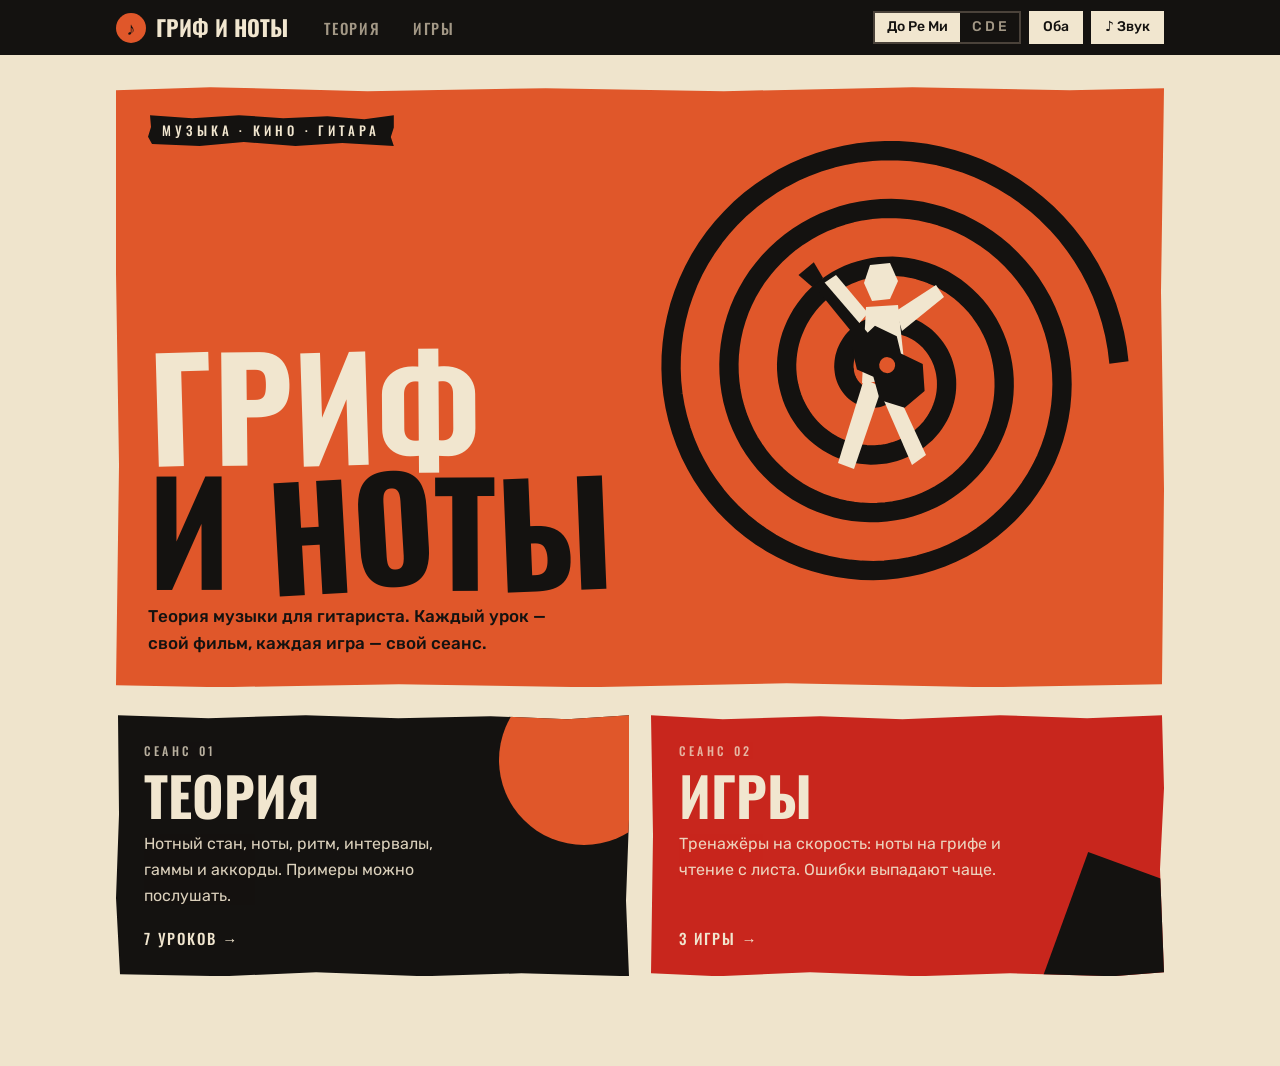
<file: index.html>
<!doctype html>
<html lang="ru">
<head>
  <meta charset="utf-8">
  <meta name="viewport" content="width=device-width, initial-scale=1">
  <title>Гриф и ноты</title>
  <link rel="preconnect" href="https://fonts.googleapis.com">
  <link rel="preconnect" href="https://fonts.gstatic.com" crossorigin>
  <link rel="stylesheet" href="https://fonts.googleapis.com/css2?family=Oswald:wght@500;700&family=Rubik:wght@400;500;700&display=swap">
  <link rel="stylesheet" href="css/style.css?v=202611092042">
</head>
<body data-root="" data-section="home">
  <main class="page">
    <!-- Cover in the spirit of Saul Bass's Vertigo: a guitarist falls into a spinning spiral -->
    <section class="cover" aria-label="Гриф и ноты: теория музыки для гитариста">
      <svg class="cover-spiral" viewBox="-410 -410 820 820" aria-hidden="true">
        <path id="spiral" fill="none" stroke="#141210" stroke-width="22"/>
      </svg>
      <svg class="cover-figure" viewBox="0 0 190 240" aria-hidden="true">
        <!-- body: cut paper, cream -->
        <g fill="#f1e6cf">
          <polygon points="84,10 104,8 112,26 104,44 86,46 78,28"/>
          <polygon points="80,52 112,50 120,124 76,128"/>
          <polygon points="82,58 50,20 38,28 70,72"/>
          <polygon points="110,56 150,30 158,42 116,76"/>
          <polygon points="78,124 52,208 68,214 96,132"/>
          <polygon points="104,122 140,200 126,210 92,132"/>
        </g>
        <!-- guitar: black, across the body -->
        <g transform="rotate(-40 96 104)">
          <polygon points="91,0 101,0 102,78 90,78" fill="#141210"/>
          <polygon points="86,-14 106,-14 103,4 89,4" fill="#141210"/>
          <polygon points="80,76 112,74 122,96 114,112 124,134 108,156 82,156 68,134 78,112 70,96" fill="#141210"/>
          <circle cx="96" cy="112" r="8" fill="#e0572a"/>
        </g>
      </svg>
      <span class="cover-tag">Музыка · Кино · Гитара</span>
      <div class="cover-text">
        <h1 id="coverTitle">Гриф<br><span class="dark">и ноты</span></h1>
        <p class="cover-sub">Теория музыки для гитариста. Каждый урок — свой фильм, каждая игра — свой сеанс.</p>
      </div>
    </section>

    <div class="sessions">
      <a class="session" href="theory/index.html">
        <span class="shape" aria-hidden="true"></span>
        <span class="ticket">Сеанс 01</span>
        <h2>Теория</h2>
        <p>Нотный стан, ноты, ритм, интервалы, гаммы и аккорды. Примеры можно послушать.</p>
        <span class="meta" id="theoryMeta">7 уроков →</span>
      </a>
      <a class="session" href="games/index.html">
        <span class="shape" aria-hidden="true"></span>
        <span class="ticket">Сеанс 02</span>
        <h2>Игры</h2>
        <p>Тренажёры на скорость: ноты на грифе и чтение с листа. Ошибки выпадают чаще.</p>
        <span class="meta">3 игры →</span>
      </a>
    </div>
  </main>

  <script src="js/core.js?v=202611092042"></script>
  <script src="js/posters.js?v=202611092042"></script>
  <script src="js/layout.js?v=202611092042"></script>
  <script>
    // Archimedean spiral for the cover.
    let d = '';
    for (let a = 0; a <= Math.PI * 8; a += 0.06) {
      const r = 8 + a * 10.5;
      d += (d ? 'L' : 'M') + (r * Math.cos(a)).toFixed(1) + ' ' + (r * Math.sin(a)).toFixed(1);
    }
    $('#spiral').setAttribute('d', d);
    cutLetters($('#coverTitle'));

    // Where to continue in the theory course.
    const nextLesson = LESSONS.find(l => !store.visited[l.slug]);
    const done = LESSONS.filter(l => store.visited[l.slug]).length;
    if (done > 0) {
      $('#theoryMeta').textContent = nextLesson
        ? `${done} из ${LESSONS.length} · дальше: ${nextLesson.title} →`
        : `Все ${LESSONS.length} уроков пройдены →`;
    }
  </script>
</body>
</html>
</file>
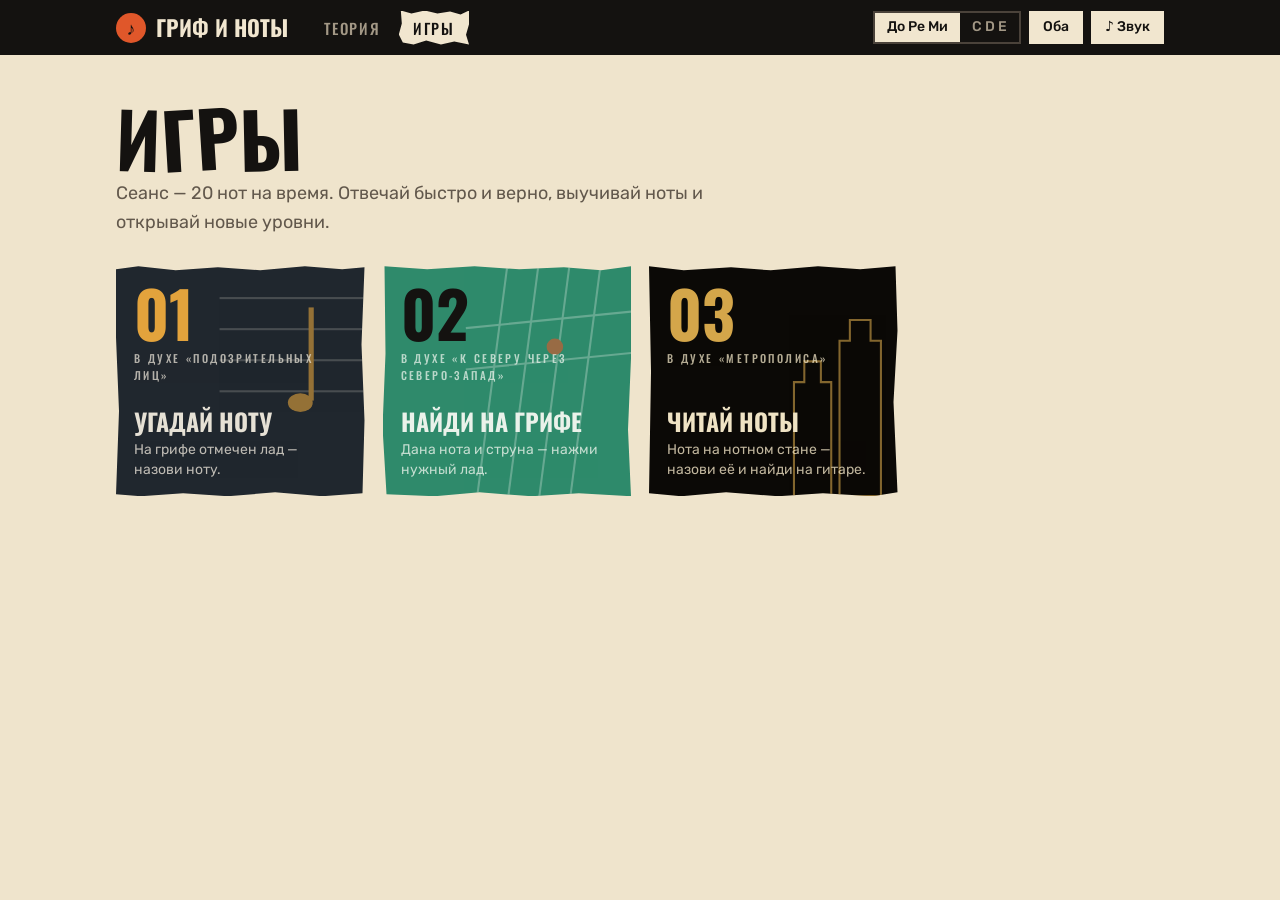
<file: games/index.html>
<!doctype html>
<html lang="ru">
<head>
  <meta charset="utf-8">
  <meta name="viewport" content="width=device-width, initial-scale=1">
  <title>Игры · Гриф и ноты</title>
  <link rel="preconnect" href="https://fonts.googleapis.com">
  <link rel="preconnect" href="https://fonts.gstatic.com" crossorigin>
  <link rel="stylesheet" href="https://fonts.googleapis.com/css2?family=Oswald:wght@500;700&family=Rubik:wght@400;500;700&display=swap">
  <link rel="stylesheet" href="../css/style.css?v=202611092042">
</head>
<body data-root="../" data-section="games">
  <main class="page">
    <h1>Игры</h1>
    <p class="lead">Сеанс — 20 нот на время. Отвечай быстро и верно, выучивай ноты и открывай новые уровни.</p>
    <div class="lineup" id="gameList"></div>
  </main>

  <script src="../js/core.js?v=202611092042"></script>
  <script src="../js/posters.js?v=202611092042"></script>
  <script src="../js/layout.js?v=202611092042"></script>
  <script>
    $('#gameList').innerHTML = GAMES.map((g, i) => `
      <a class="reel ${reelTheme(g.film, i)}" href="${g.slug}.html">
        <span class="art">${POSTERS[g.film].mini()}</span>
        ${store.bestScore && store.bestScore[g.slug] ? `<span class="seen">Рекорд ${store.bestScore[g.slug]}</span>` : ''}
        <span class="num">${String(i + 1).padStart(2, '0')}</span>
        <span class="film">${g.filmName}</span>
        <h3>${g.title}</h3>
        <p>${g.desc}</p>
      </a>`).join('');
  </script>
</body>
</html>
</file>
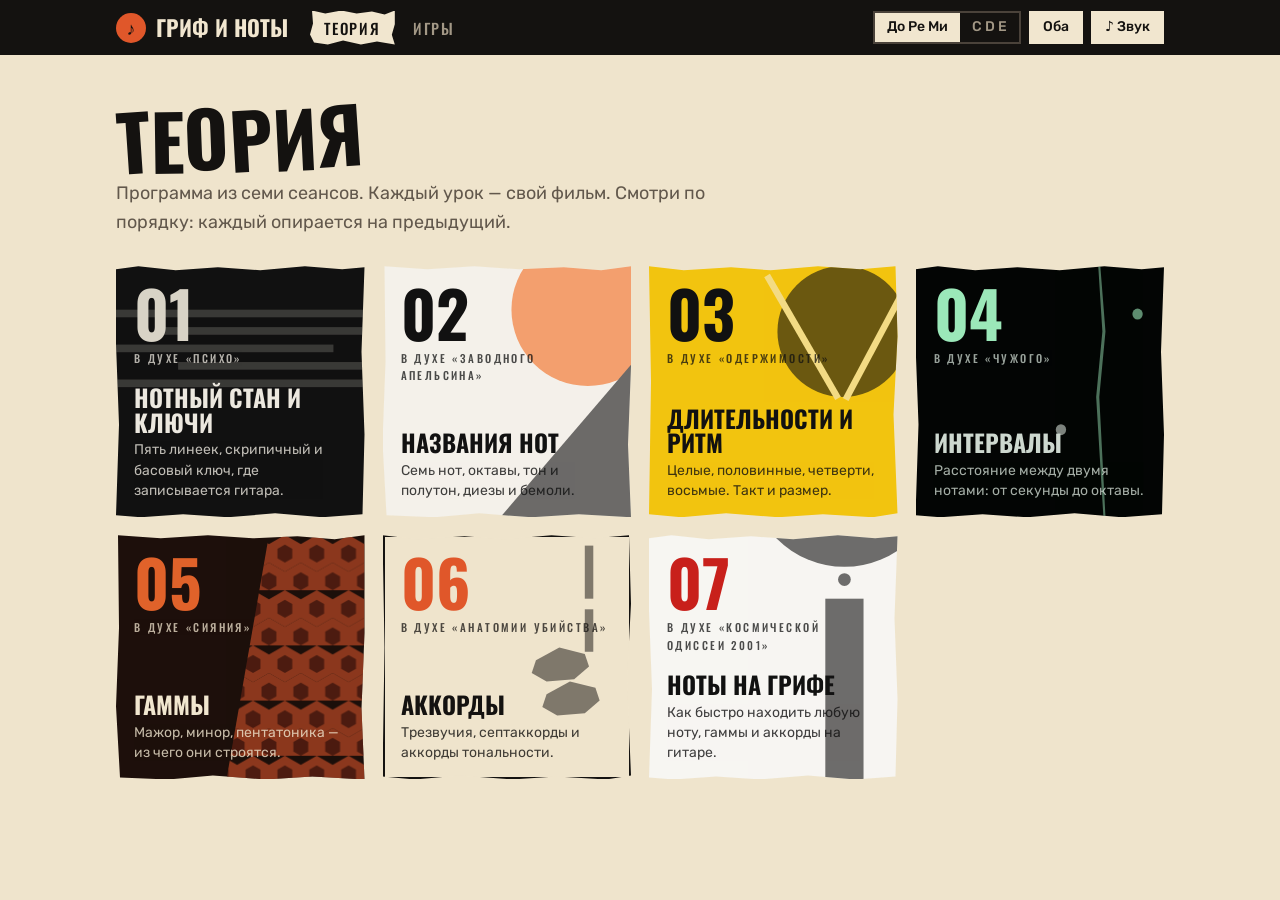
<file: theory/index.html>
<!doctype html>
<html lang="ru">
<head>
  <meta charset="utf-8">
  <meta name="viewport" content="width=device-width, initial-scale=1">
  <title>Теория · Гриф и ноты</title>
  <link rel="preconnect" href="https://fonts.googleapis.com">
  <link rel="preconnect" href="https://fonts.gstatic.com" crossorigin>
  <link rel="stylesheet" href="https://fonts.googleapis.com/css2?family=Oswald:wght@500;700&family=Rubik:wght@400;500;700&display=swap">
  <link rel="stylesheet" href="../css/style.css?v=202611092042">
</head>
<body data-root="../" data-section="theory">
  <main class="page">
    <h1>Теория</h1>
    <p class="lead">Программа из семи сеансов. Каждый урок — свой фильм. Смотри по порядку: каждый опирается на предыдущий.</p>
    <div class="lineup" id="lessonList"></div>
  </main>

  <script src="../js/core.js?v=202611092042"></script>
  <script src="../js/posters.js?v=202611092042"></script>
  <script src="../js/layout.js?v=202611092042"></script>
  <script>
    // Lessons as a film festival lineup: one poster card per lesson.
    $('#lessonList').innerHTML = LESSONS.map((l, i) => `
      <a class="reel ${reelTheme(l.film, i)}" href="${l.slug}.html">
        <span class="art">${POSTERS[l.film || 'bass'].mini()}</span>
        ${store.visited[l.slug] ? '<span class="seen">Просмотрено</span>' : ''}
        <span class="num">${String(i + 1).padStart(2, '0')}</span>
        <span class="film">${l.filmName || 'сеанс Басса'}</span>
        <h3>${l.title}</h3>
        <p>${l.desc}</p>
      </a>`).join('');
  </script>
</body>
</html>
</file>
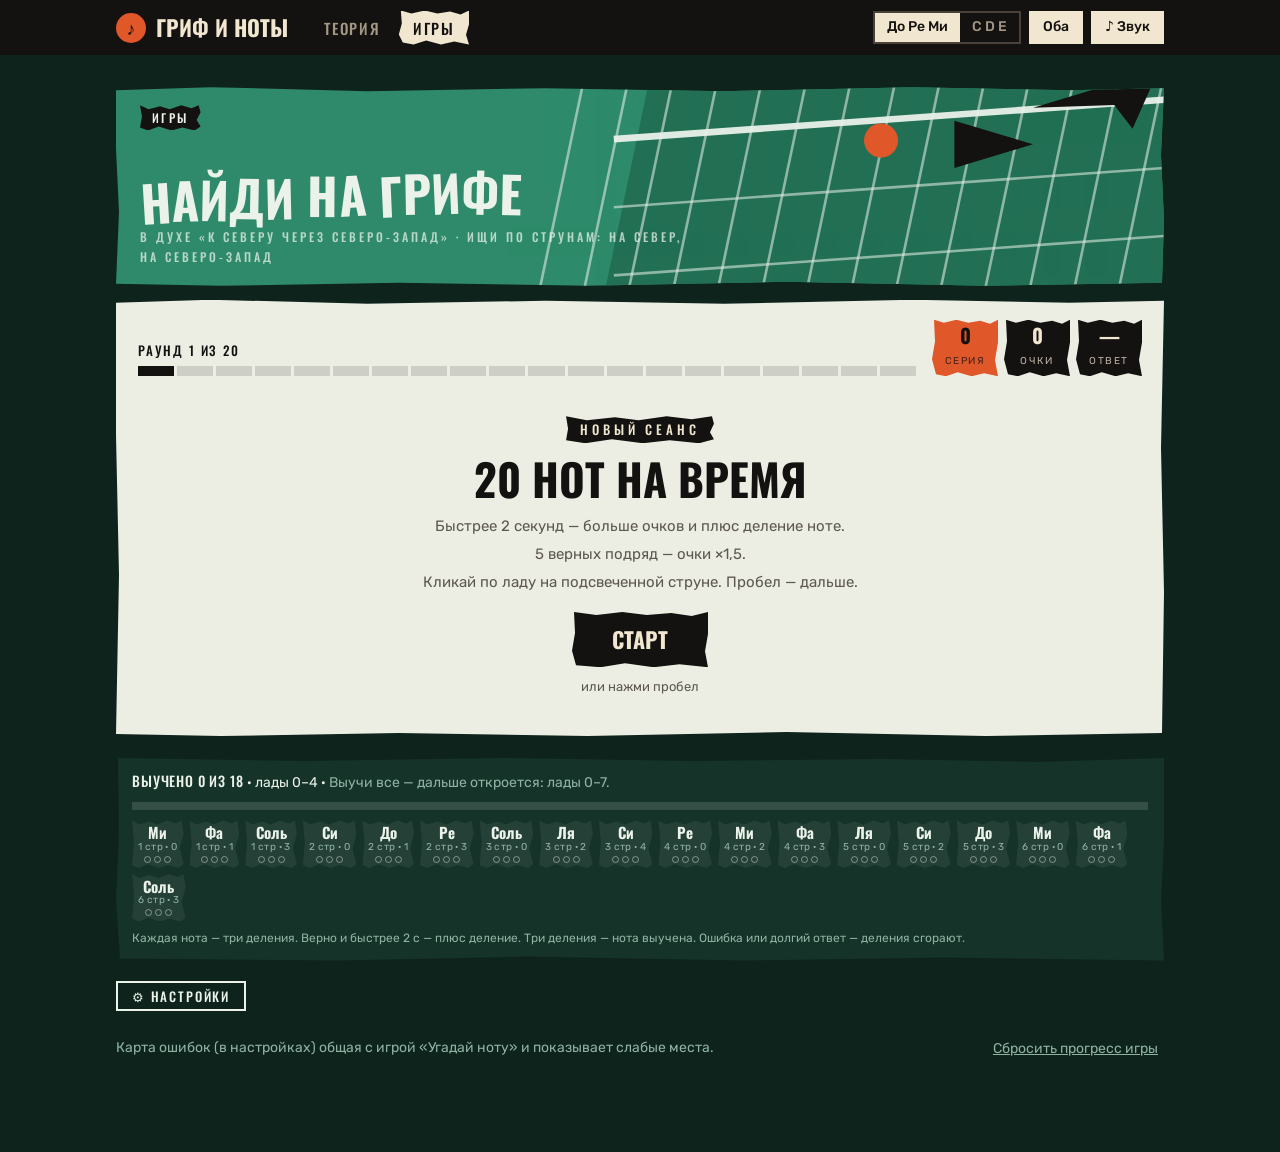
<file: games/find-note.html>
<!doctype html>
<html lang="ru">
<head>
  <meta charset="utf-8">
  <meta name="viewport" content="width=device-width, initial-scale=1">
  <title>Найди на грифе · Гриф и ноты</title>
  <link rel="preconnect" href="https://fonts.googleapis.com">
  <link rel="preconnect" href="https://fonts.gstatic.com" crossorigin>
  <link rel="stylesheet" href="https://fonts.googleapis.com/css2?family=Oswald:wght@500;700&family=Rubik:wght@400;500;700&display=swap">
  <link rel="stylesheet" href="../css/style.css?v=202611092042">
</head>
<body data-root="../" data-section="games" data-game="find-note">
  <main class="page">
    <div class="crumbs"><a href="index.html">Игры</a></div>
    <div class="game-head">
      <h1>Найди на грифе</h1>
      <div class="stats" id="stats"></div>
    </div>

    <section class="stage" id="play">
      <div class="prompt">
        <div><span class="question" id="question"></span><span class="question-sub" id="where"></span></div>
      </div>
      <div class="scroll-x" id="board"></div>
      <div class="feedback" id="feedback" aria-live="polite"></div>
    </section>
    <section class="stage credits" id="results" hidden></section>

    <div class="mastery" id="mastery"></div>
    <details class="settings">
      <summary>⚙ Настройки</summary>
      <div class="settings-body">
        <label class="setting">Лады
          <div class="seg" data-key="maxFret" data-num><button data-val="4">0–4</button><button data-val="7">0–7</button><button data-val="12">0–12</button></div>
        </label>
        <button class="toggle" data-key="natural">Только без диезов</button>
        <button class="toggle" data-key="heat">Карта ошибок</button>
      </div>
    </details>

    <div class="game-foot">
      <span>Карта ошибок (в настройках) общая с игрой «Угадай ноту» и показывает слабые места.</span>
      <button id="reset">Сбросить прогресс игры</button>
    </div>
  </main>

  <script src="../js/core.js?v=202611092042"></script>
  <script src="../js/posters.js?v=202611092042"></script>
  <script src="../js/layout.js?v=202611092042"></script>
  <script src="../js/fretboard.js?v=202611092042"></script>
  <script src="../js/game.js?v=202611092042"></script>
  <script>
    const game = { pos: null, done: false, ok: false, clicked: null, warn: '', rec: null };

    const session = new Session({
      gameId: 'find-note',
      hud: $('#stats'), stage: $('#play'), resultsEl: $('#results'), progressEl: $('#mastery'),
      levels: FRET_LEVELS,
      keysHint: 'Кликай по ладу на подсвеченной струне. Пробел — дальше.',
      onQuestion(focus) {
        game.pos = nextFretPosition(game.pos, focus);
        Object.assign(game, { done: false, ok: false, clicked: null, warn: '', rec: null });
        render();
        session.ask(fretKey(game.pos));
      },
    });

    function render() {
      const g = game.pos;
      $('#question').innerHTML = `Найди <mark>${pcName(g.pc)}</mark>${alt(altPcName(g.pc))}`;
      $('#where').textContent = `на ${g.s + 1}-й струне` + (settings.maxFret < 12 ? `, лады 0–${settings.maxFret}` : '');

      const marks = [];
      if (game.done) {
        for (let f = 0; f <= settings.maxFret; f++) {
          if ((OPEN_STRINGS[g.s] + f) % 12 === g.pc) marks.push({ s: g.s, f, text: pcName(g.pc), kind: 'ok' });
        }
        if (!game.ok) marks.push({ ...game.clicked, text: pcName(game.clicked.pc), kind: 'bad' });
      }
      $('#board').innerHTML = drawFretboard({ marks, maxFret: settings.maxFret, activeString: g.s, heat: settings.heat, clickable: !game.done, crop: true });

      const fb = $('#feedback');
      if (!game.done) fb.innerHTML = `<span class="hint">${game.warn || 'Нажми лад на подсвеченной струне. Чем быстрее — тем больше очков.'}</span>`;
      else if (game.ok) fb.innerHTML = verdictHtml(true, `${pcName(g.pc)}${alt(altPcName(g.pc))} на ${g.s + 1}-й струне — все места отмечены.`, false, game.rec);
      else fb.innerHTML = verdictHtml(false,
        `Там ${pcName(game.clicked.pc)}${alt(altPcName(game.clicked.pc))}. Нужная нота отмечена зелёным.<br><span class="path">${countPath(g.s, g.f)}</span>`, true, game.rec);
    }

    function clickFret(s, f) {
      if (game.done) return;
      const g = game.pos;
      pluck(OPEN_STRINGS[s] + f);
      if (s !== g.s) {
        game.warn = `Это ${stringName(s)}. Нужна ${g.s + 1}-я — она подсвечена.`;
        render();
        return;
      }
      const pc = (OPEN_STRINGS[s] + f) % 12;
      Object.assign(game, { done: true, ok: pc === g.pc, clicked: { s, f, pc } });
      recordResult(store.fret, fretKey(g), game.ok);
      game.rec = session.record({
        key: fretKey(g), name: pcName(g.pc), ok: game.ok, given: `${pcName(pc)}, ${f === 0 ? 'открытая' : f + ' лад'}`,
        label: `${pcName(g.pc)} · ${g.s + 1}-я струна`,
      });
      render();
      if (game.ok) { const token = g; setTimeout(() => { if (game.pos === token) session.next(); }, 900); }
    }

    $('#play').addEventListener('click', e => {
      const cell = e.target.closest('.cell');
      if (cell) clickFret(Number(cell.dataset.s), Number(cell.dataset.f));
      if (e.target.closest('[data-next]')) session.next();
    });
    document.addEventListener('settingschange', e => {
      if (['maxFret', 'natural'].includes(e.detail.key)) session.start();
      else if (!$('#play').hidden) render();
    });
    bindControls($('.settings'));
    bindReset($('#reset'), () => { store.fret = {}; session.resetProgress(); });
    session.start();
  </script>
</body>
</html>
</file>
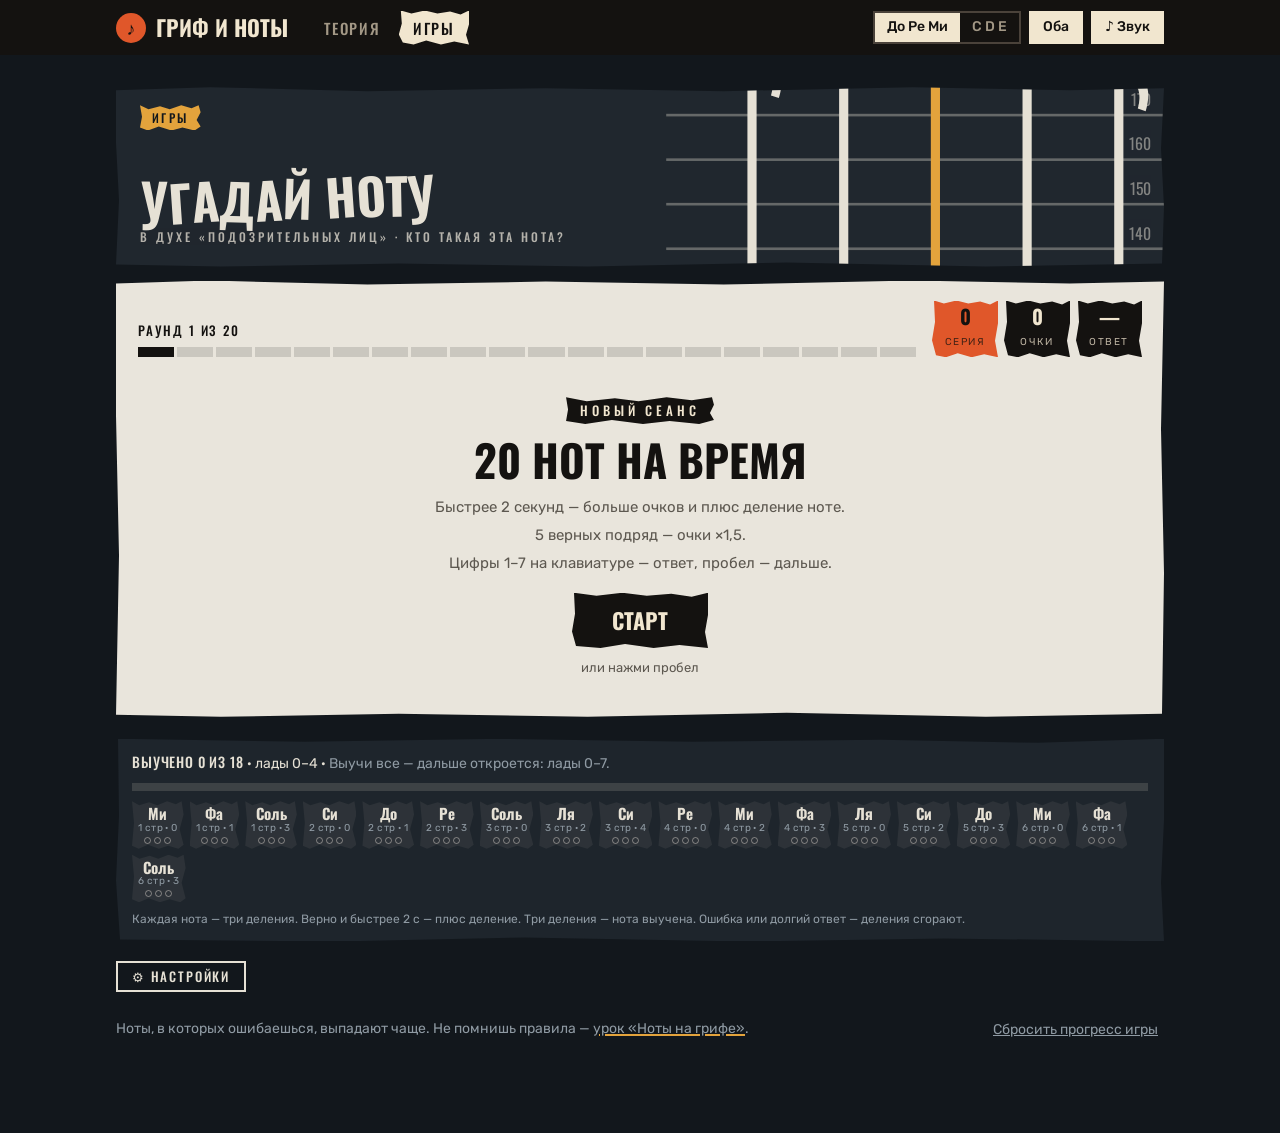
<file: games/guess-note.html>
<!doctype html>
<html lang="ru">
<head>
  <meta charset="utf-8">
  <meta name="viewport" content="width=device-width, initial-scale=1">
  <title>Угадай ноту · Гриф и ноты</title>
  <link rel="preconnect" href="https://fonts.googleapis.com">
  <link rel="preconnect" href="https://fonts.gstatic.com" crossorigin>
  <link rel="stylesheet" href="https://fonts.googleapis.com/css2?family=Oswald:wght@500;700&family=Rubik:wght@400;500;700&display=swap">
  <link rel="stylesheet" href="../css/style.css?v=202611092042">
</head>
<body data-root="../" data-section="games" data-game="guess-note">
  <main class="page">
    <div class="crumbs"><a href="index.html">Игры</a></div>
    <div class="game-head">
      <h1>Угадай ноту</h1>
      <div class="stats" id="stats"></div>
    </div>

    <section class="stage" id="play">
      <div class="prompt">
        <div><span class="question">Какая это нота?</span><span class="question-sub" id="where"></span></div>
        <button class="ghost-btn" id="replay">▶ Звук</button>
      </div>
      <div class="scroll-x" id="board"></div>
      <div class="answers" id="answers"></div>
      <div class="feedback" id="feedback" aria-live="polite"></div>
    </section>
    <section class="stage credits" id="results" hidden></section>

    <div class="mastery" id="mastery"></div>
    <details class="settings">
      <summary>⚙ Настройки</summary>
      <div class="settings-body">
        <label class="setting">Лады
          <div class="seg" data-key="maxFret" data-num><button data-val="4">0–4</button><button data-val="7">0–7</button><button data-val="12">0–12</button></div>
        </label>
        <button class="toggle" data-key="natural">Только без диезов</button>
        <button class="toggle" data-key="heat">Карта ошибок</button>
      </div>
    </details>

    <div class="game-foot">
      <span>Ноты, в которых ошибаешься, выпадают чаще. Не помнишь правила — <a href="../theory/fretboard.html">урок «Ноты на грифе»</a>.</span>
      <button id="reset">Сбросить прогресс игры</button>
    </div>
  </main>

  <script src="../js/core.js?v=202611092042"></script>
  <script src="../js/posters.js?v=202611092042"></script>
  <script src="../js/layout.js?v=202611092042"></script>
  <script src="../js/fretboard.js?v=202611092042"></script>
  <script src="../js/game.js?v=202611092042"></script>
  <script>
    const game = { pos: null, done: false, ok: false, picked: null, rec: null };

    const session = new Session({
      gameId: 'guess-note',
      hud: $('#stats'), stage: $('#play'), resultsEl: $('#results'), progressEl: $('#mastery'),
      levels: FRET_LEVELS,
      onQuestion(focus) {
        game.pos = nextFretPosition(game.pos, focus);
        Object.assign(game, { done: false, ok: false, picked: null, rec: null });
        render();
        pluck(OPEN_STRINGS[game.pos.s] + game.pos.f);
        session.ask(fretKey(game.pos));
      },
    });

    function render() {
      const g = game.pos;
      $('#where').textContent = `${stringName(g.s)}, ${fretName(g.f)}`;
      const mark = game.done
        ? { s: g.s, f: g.f, text: pcName(g.pc), kind: game.ok ? 'ok' : 'bad' }
        : { s: g.s, f: g.f, text: '?', kind: 'target' };
      $('#board').innerHTML = drawFretboard({ marks: [mark], maxFret: settings.maxFret, heat: settings.heat, crop: true });

      const pcs = settings.natural ? NATURAL_PCS : [...Array(12).keys()];
      const options = pcs.map(pc => ({ value: pc, label: pcName(pc), alt: altPcName(pc), sharp: !NATURAL_PCS.includes(pc) }));
      $('#answers').innerHTML = answerButtons(options, game.done ? { correct: g.pc, picked: game.picked } : null);

      const fb = $('#feedback');
      if (!game.done) fb.innerHTML = '<span class="hint">Выбери ноту ниже. Чем быстрее — тем больше очков.</span>';
      else if (game.ok) fb.innerHTML = verdictHtml(true, `${stringName(g.s)}, ${fretName(g.f)} — ${pcName(g.pc)}${alt(altPcName(g.pc))}.`, false, game.rec);
      else fb.innerHTML = verdictHtml(false,
        `Это <b>${pcName(g.pc)}</b>${alt(altPcName(g.pc))}, а не ${pcName(game.picked)}.<br><span class="path">${countPath(g.s, g.f)}</span>`, true, game.rec);
    }

    function answer(pc) {
      if (game.done) return;
      const g = game.pos;
      Object.assign(game, { done: true, picked: pc, ok: pc === g.pc });
      recordResult(store.fret, fretKey(g), game.ok);
      game.rec = session.record({
        key: fretKey(g), name: pcName(g.pc), ok: game.ok, given: pcName(pc),
        label: `${pcName(g.pc)} · ${g.s + 1}-я стр., ${g.f === 0 ? 'открытая' : g.f + ' лад'}`,
      });
      pluck(OPEN_STRINGS[g.s] + g.f);
      render();
      if (game.ok) { const token = g; setTimeout(() => { if (game.pos === token) session.next(); }, 800); }
    }

    $('#play').addEventListener('click', e => {
      const btn = e.target.closest('[data-answer]');
      if (btn) answer(Number(btn.dataset.answer));
      if (e.target.closest('[data-next]')) session.next();
    });
    $('#replay').addEventListener('click', () => pluck(OPEN_STRINGS[game.pos.s] + game.pos.f));
    document.addEventListener('settingschange', e => {
      if (['maxFret', 'natural'].includes(e.detail.key)) session.start();
      else if (!$('#play').hidden) render();
    });
    bindControls($('.settings'));
    bindReset($('#reset'), () => { store.fret = {}; session.resetProgress(); });
    session.start();
  </script>
</body>
</html>
</file>
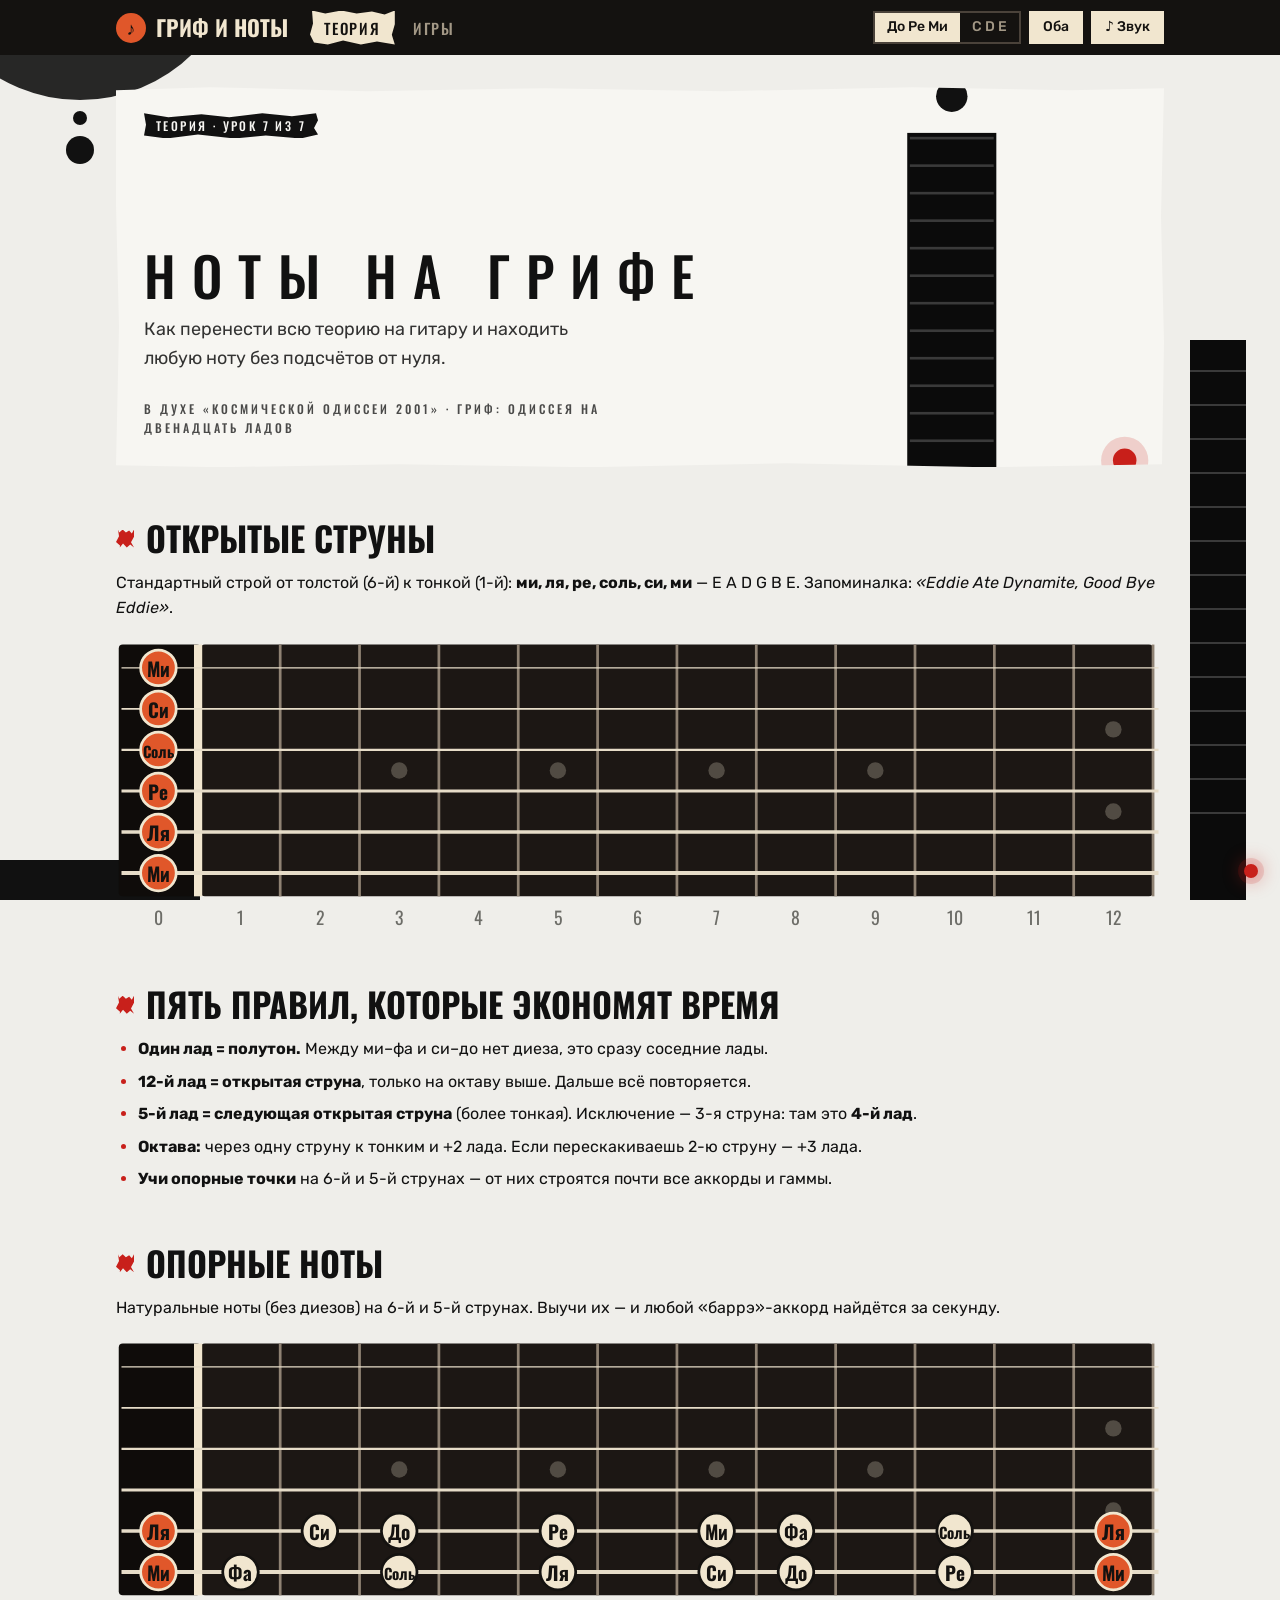
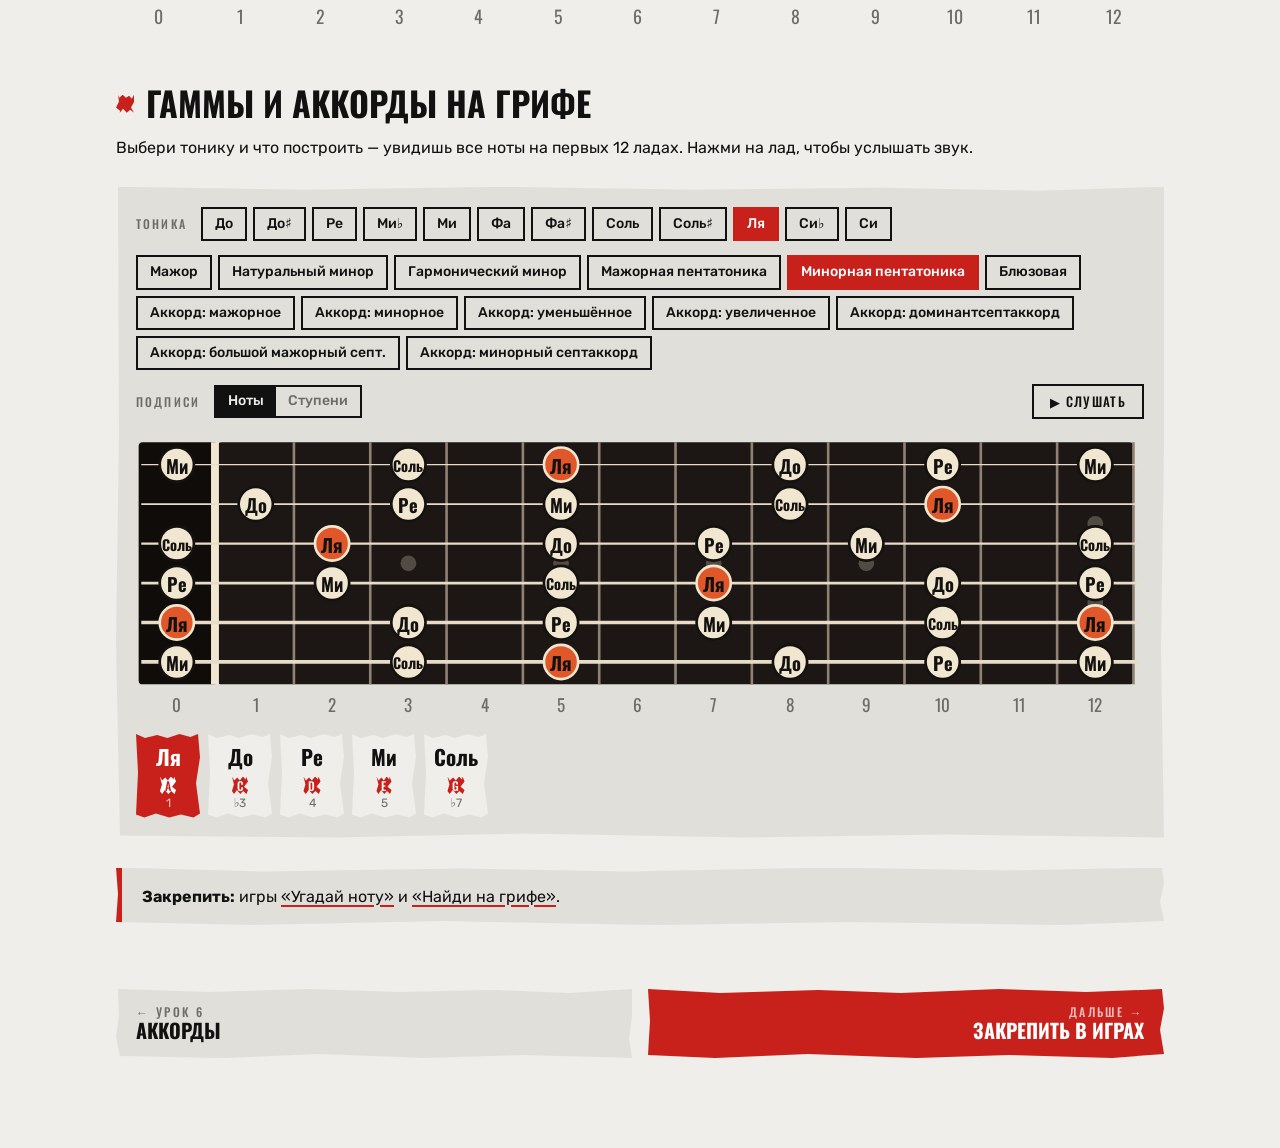
<file: theory/fretboard.html>
<!doctype html>
<html lang="ru">
<head>
  <meta charset="utf-8">
  <meta name="viewport" content="width=device-width, initial-scale=1">
  <title>Ноты на грифе · Гриф и ноты</title>
  <link rel="preconnect" href="https://fonts.googleapis.com">
  <link rel="preconnect" href="https://fonts.gstatic.com" crossorigin>
  <link rel="stylesheet" href="https://fonts.googleapis.com/css2?family=Oswald:wght@500;700&family=Rubik:wght@400;500;700&display=swap">
  <link rel="stylesheet" href="../css/style.css?v=202611092042">
</head>
<body data-root="../" data-section="theory" data-lesson="fretboard">
  <main class="page lesson">
    <div class="crumbs"></div>
    <h1>Ноты на грифе</h1>
    <p class="lead">Как перенести всю теорию на гитару и находить любую ноту без подсчётов от нуля.</p>

    <h2>Открытые струны</h2>
    <p>Стандартный строй от толстой (6-й) к тонкой (1-й): <b>ми, ля, ре, соль, си, ми</b> — E A D G B E.
      Запоминалка: <i>«Eddie Ate Dynamite, Good Bye Eddie»</i>.</p>
    <div class="scroll-x" id="openBoard"></div>

    <h2>Пять правил, которые экономят время</h2>
    <ul>
      <li><b>Один лад = полутон.</b> Между ми–фа и си–до нет диеза, это сразу соседние лады.</li>
      <li><b>12-й лад = открытая струна</b>, только на октаву выше. Дальше всё повторяется.</li>
      <li><b>5-й лад = следующая открытая струна</b> (более тонкая). Исключение — 3-я струна: там это <b>4-й лад</b>.</li>
      <li><b>Октава:</b> через одну струну к тонким и +2 лада. Если перескакиваешь 2-ю струну — +3 лада.</li>
      <li><b>Учи опорные точки</b> на 6-й и 5-й струнах — от них строятся почти все аккорды и гаммы.</li>
    </ul>

    <h2>Опорные ноты</h2>
    <p>Натуральные ноты (без диезов) на 6-й и 5-й струнах. Выучи их — и любой «баррэ»-аккорд найдётся за секунду.</p>
    <div class="scroll-x" id="anchorBoard"></div>

    <h2>Гаммы и аккорды на грифе</h2>
    <p>Выбери тонику и что построить — увидишь все ноты на первых 12 ладах. Нажми на лад, чтобы услышать звук.</p>
    <div class="tool">
      <div class="tool-row"><span class="tool-label">тоника</span><div class="tool-row" id="roots"></div></div>
      <div class="tool-row" id="shapes"></div>
      <div class="tool-row">
        <span class="tool-label">подписи</span>
        <div class="seg" data-key="label"><button data-val="name">Ноты</button><button data-val="deg">Ступени</button></div>
        <button class="ghost-btn" id="shapePlay" style="margin-left:auto">▶ Слушать</button>
      </div>
      <div class="scroll-x" id="shapeBoard"></div>
      <div class="chips" id="shapeNotes"></div>
    </div>
    <div class="callout"><p><b>Закрепить:</b> игры <a href="../games/guess-note.html">«Угадай ноту»</a> и <a href="../games/find-note.html">«Найди на грифе»</a>.</p></div>
  </main>

  <script src="../js/core.js?v=202611092042"></script>
  <script src="../js/posters.js?v=202611092042"></script>
  <script src="../js/layout.js?v=202611092042"></script>
  <script src="../js/fretboard.js?v=202611092042"></script>
  <script src="../js/tools.js?v=202611092042"></script>
  <script>
    const SHAPES = [...SCALES, ...CHORDS.map(c => ({ ...c, name: 'Аккорд: ' + c.name.toLowerCase() }))];
    const state = { root: 9, shape: 4 }; // A minor pentatonic — the classic first guitar scale

    function renderStatic() {
      $('#openBoard').innerHTML = drawFretboard({
        clickable: true,
        marks: OPEN_STRINGS.map((m, s) => ({ s, f: 0, text: pcName(m), kind: 'root' })),
      });
      const anchors = [];
      [5, 4].forEach(s => {
        for (let f = 0; f <= 12; f++) {
          const pc = (OPEN_STRINGS[s] + f) % 12;
          if (NATURAL_PCS.includes(pc)) anchors.push({ s, f, text: pcName(pc), kind: f === 0 || f === 12 ? 'root' : 'note' });
        }
      });
      $('#anchorBoard').innerHTML = drawFretboard({ clickable: true, marks: anchors });
    }

    function render() {
      const sh = SHAPES[state.shape];
      renderPills($('#roots'), rootOptions(sh.minor), state.root, v => { state.root = Number(v); render(); });
      renderPills($('#shapes'), SHAPES.map((s, i) => ({ value: i, label: s.name })), state.shape, v => { state.shape = Number(v); render(); });

      const notes = buildNotes(state.root, sh.steps, { minor: sh.minor });
      // semitone offset from the root -> {name, degree}
      const bySemis = {};
      sh.steps.forEach((st, i) => { bySemis[st[0] % 12] = { name: noteName(notes[i]), deg: degreeLabel(st) }; });

      const marks = [];
      for (let s = 0; s < 6; s++) {
        for (let f = 0; f <= 12; f++) {
          const semis = mod(OPEN_STRINGS[s] + f - state.root, 12);
          const info = bySemis[semis];
          if (info) marks.push({ s, f, text: settings.label === 'deg' ? info.deg : info.name, kind: semis === 0 ? 'root' : 'note' });
        }
      }
      $('#shapeBoard').innerHTML = drawFretboard({ marks, clickable: true });
      const uniq = sh.steps.filter(st => st[1] !== 8);
      $('#shapeNotes').innerHTML = uniq.map((st, i) =>
        noteChip(notes[i], degreeLabel(st), i === 0)).join('');
    }

    $('#shapePlay').addEventListener('click', () => {
      const sh = SHAPES[state.shape];
      const midis = buildNotes(state.root, sh.steps, { minor: sh.minor, octave: 3 }).map(n => n.midi);
      if (sh.symbol !== undefined) { playMelody(midis, 0.3); playChord(midis, midis.length * 0.3 + 0.2); }
      else playMelody(midis, 0.3);
    });

    $$('.scroll-x').forEach(enableFretSounds);
    bindControls($('.tool'));
    document.addEventListener('settingschange', () => { renderStatic(); render(); });
    renderStatic();
    render();
  </script>
</body>
</html>
</file>
<file: css/style.css>
/* ==========================================================
   Гриф и ноты — "music in film" in the language of Saul Bass.
   Flat cut paper, 2–3 colours, hand-cut lettering.

   Every page shares the layout and components. A film page only
   overrides the colour variables below via <html data-film>
   and gets its own poster at the top (see js/posters.js).
   ========================================================== */

:root {
  --bg: #efe4cc;          /* page */
  --text: #141210;
  --muted: #62584c;
  --panel: #e3d4b4;       /* tools, tables */
  --line: #141210;
  --accent: #e0572a;      /* Bass orange */
  --on-accent: #141210;
  --red: #c8261d;
  --cream: #f1e6cf;
  --ink: #141210;
  --paper: #fbf5e8;       /* sheet music, never changes */
  --ok: #1f6f5c;
  --bad: #c8261d;

  --f-disp: 'Oswald', 'Arial Narrow', Impact, sans-serif;
  --f-body: 'Rubik', system-ui, -apple-system, sans-serif;

  /* hand-cut edges: px offsets keep the jag size the same on any element */
  --cut1: polygon(0 3px, 9% 0, 24% 4px, 41% 1px, 58% 4px, 76% 0, 91% 3px, 100% 1px, calc(100% - 3px) 34%, 100% 67%, calc(100% - 2px) calc(100% - 3px), 83% 100%, 64% calc(100% - 4px), 45% 100%, 27% calc(100% - 3px), 10% 100%, 0 calc(100% - 2px), 3px 63%, 0 31%);
  --cut2: polygon(2px 0, 18% 3px, 37% 0, 55% 3px, 73% 1px, 88% 4px, 100% 0, 100% 40%, calc(100% - 3px) 71%, 100% 100%, 79% calc(100% - 3px), 60% 100%, 39% calc(100% - 4px), 21% 100%, 4px calc(100% - 2px), 0 70%, 3px 38%);
  --cut3: polygon(0 0, 14% 4px, 33% 1px, 49% 4px, 68% 0, 85% 3px, calc(100% - 2px) 0, 100% 28%, calc(100% - 4px) 59%, 100% calc(100% - 4px), 90% 100%, 70% calc(100% - 3px), 52% 100%, 31% calc(100% - 4px), 13% 100%, 0 calc(100% - 3px), 2px 46%);
  color-scheme: light;
}

/* ---------- film themes (only colours change) ---------- */
[data-film="psycho"] {
  --bg: #161616; --text: #ece8df; --muted: #9b968d; --panel: #222;
  --line: #ece8df; --accent: #d8d3c6; --on-accent: #111;
  color-scheme: dark;
}
[data-film="alien"] {
  --bg: #070908; --text: #cdd8cf; --muted: #6f7f75; --panel: #0f1513;
  --line: #2f3c36; --accent: #9be8b9; --on-accent: #06110b;
  color-scheme: dark;
}
[data-film="clockwork"] {
  --bg: #f4f1ea; --text: #111; --muted: #6b6660; --panel: #e6e1d5;
  --line: #111; --accent: #f26a1b; --on-accent: #111;
}
[data-film="whiplash"] {
  --bg: #0d0c08; --text: #f2ead2; --muted: #a59c80; --panel: #1b1910;
  --line: #f2c40f; --accent: #f2c40f; --on-accent: #111;
  color-scheme: dark;
}
[data-film="shining"] {
  --bg: #1d0f0b; --text: #f1e6cf; --muted: #b39883; --panel: #2c1712;
  --line: #8a3a22; --accent: #e0622a; --on-accent: #1d0f0b;
  color-scheme: dark;
}
[data-film="anatomy"] { /* base Bass colours */ }
[data-film="odyssey"] {
  --bg: #efeeea; --text: #111; --muted: #6d6d68; --panel: #e0dfd9;
  --line: #111; --accent: #c8201b; --on-accent: #fff;
}
[data-film="suspects"] {
  --bg: #12171c; --text: #e6e1d5; --muted: #8f9aa3; --panel: #1e252c;
  --line: #e6e1d5; --accent: #e3a33c; --on-accent: #12171c;
  color-scheme: dark;
}
[data-film="nxnw"] {
  --bg: #0e231c; --text: #eaf2ea; --muted: #8fb3a3; --panel: #163329;
  --line: #eaf2ea; --accent: #e8e2cf; --on-accent: #0e231c;
  color-scheme: dark;
}
[data-film="metropolis"] {
  --bg: #0b0906; --text: #efe3c4; --muted: #a8946a; --panel: #19140c;
  --line: #d4a64a; --accent: #d4a64a; --on-accent: #0b0906;
  color-scheme: dark;
}

* { box-sizing: border-box; }
/* the page colour lives on <html>, so the fixed film backdrop (z-index: -1) shows through <body> */
html { background: var(--bg); }
body {
  margin: 0;
  min-height: 100vh;
  color: var(--text);
  font-family: var(--f-body);
  font-size: 16px;
  line-height: 1.6;
  overflow-x: hidden;
}
a { color: inherit; }
button { font: inherit; color: inherit; cursor: pointer; border: 0; background: none; }
button:focus-visible, a:focus-visible, summary:focus-visible { outline: 3px solid var(--accent); outline-offset: 3px; }

h1, h2, h3 { font-family: var(--f-disp); font-weight: 700; line-height: 1.02; margin: 0; text-transform: uppercase; }
h1 { font-size: clamp(42px, 8vw, 76px); }
h2 { font-size: clamp(26px, 4.5vw, 34px); }
h3 { font-size: 20px; }
p { margin: 0 0 14px; }
.muted { color: var(--muted); }

/* hand-cut letters, made by cutLetters() in layout.js */
.cutword { display: inline-block; white-space: nowrap; }
.cutletter { display: inline-block; }

/* ---------- top bar ---------- */
.topbar {
  --text: var(--cream); --muted: #a39886; --line: #4a423a;
  position: sticky;
  top: 0;
  z-index: 20;
  background: var(--ink);
  color: var(--text);
}
.topbar-inner { max-width: 1080px; margin: 0 auto; padding: 10px 16px; display: flex; align-items: center; gap: 22px; flex-wrap: wrap; }
.brand { display: flex; align-items: center; gap: 10px; text-decoration: none; font-family: var(--f-disp); font-weight: 700; font-size: 22px; text-transform: uppercase; }
.brand-mark { display: inline-grid; place-items: center; width: 30px; height: 30px; border-radius: 50%; background: #e0572a; color: var(--ink); font-size: 18px; }
.mainnav { display: flex; gap: 4px; }
.mainnav a { text-decoration: none; font-family: var(--f-disp); font-weight: 500; text-transform: uppercase; letter-spacing: 0.12em; font-size: 15px; padding: 5px 14px; color: var(--muted); }
.mainnav a:hover { color: var(--text); }
.mainnav a[aria-current="true"] { background: var(--cream); color: var(--ink); clip-path: var(--cut2); }
.topbar-tools { margin-left: auto; display: flex; gap: 8px; align-items: center; }

/* ---------- segmented controls & toggles ---------- */
.seg { display: inline-flex; border: 2px solid var(--line); }
.seg button { padding: 3px 12px; font-size: 14px; font-weight: 500; color: var(--muted); }
.seg button[aria-pressed="true"] { background: var(--text); color: var(--bg); }
.topbar .seg button[aria-pressed="true"] { background: var(--cream); color: var(--ink); }
.toggle { padding: 3px 12px; font-size: 14px; font-weight: 500; color: var(--muted); border: 2px solid var(--line); }
.toggle[aria-pressed="true"] { border-color: var(--accent); background: var(--accent); color: var(--on-accent); }
.topbar .toggle[aria-pressed="true"] { border-color: var(--cream); background: var(--cream); color: var(--ink); }

/* ---------- page shells ---------- */
.page { max-width: 1080px; margin: 0 auto; padding: 32px 16px 90px; }
.page.narrow { max-width: 820px; }
.crumbs {
  display: inline-block;
  margin-bottom: 14px;
  padding: 3px 12px;
  background: var(--ink);
  color: var(--cream);
  font-family: var(--f-disp);
  font-weight: 500;
  text-transform: uppercase;
  letter-spacing: 0.2em;
  font-size: 12px;
  clip-path: var(--cut3);
}
.crumbs a { color: inherit; text-decoration: none; }
.crumbs a:hover { text-decoration: underline; }
.lead { font-size: 18px; color: var(--muted); max-width: 58ch; margin-top: 14px; }
.page > h1 { transform: rotate(-1.5deg); }

/* ---------- home: Vertigo-style cover ---------- */
.cover {
  position: relative;
  height: min(78vh, 600px);
  min-height: 440px;
  background: var(--accent);
  overflow: hidden;
  clip-path: var(--cut1);
}
.cover-spiral { position: absolute; left: 73%; top: 48%; width: 720px; height: 720px; margin: -360px 0 0 -360px; animation: spin 22s linear infinite; }
.cover-figure { position: absolute; left: 73%; top: 48%; width: 190px; height: 240px; margin: -120px 0 0 -95px; animation: fall 7s ease-in-out infinite; transform-origin: 50% 45%; }
@keyframes spin { to { transform: rotate(360deg); } }
@keyframes fall {
  0%   { transform: translate(-150px, -190px) rotate(-25deg) scale(1.1); }
  55%  { transform: translate(20px, 20px) rotate(150deg) scale(0.42); }
  100% { transform: translate(-150px, -190px) rotate(335deg) scale(1.1); }
}
@keyframes fallSmall {
  0%   { transform: translate(-70px, -80px) rotate(-25deg) scale(0.9); }
  55%  { transform: translate(10px, 10px) rotate(150deg) scale(0.4); }
  100% { transform: translate(-70px, -80px) rotate(335deg) scale(0.9); }
}
.cover-text { position: absolute; left: 32px; bottom: 30px; max-width: min(560px, calc(100% - 64px)); z-index: 2; }
.cover-tag {
  position: absolute; left: 32px; top: 28px; z-index: 2;
  background: var(--ink); color: var(--cream);
  font-family: var(--f-disp); font-weight: 500; letter-spacing: 0.3em; text-transform: uppercase; font-size: 13px;
  padding: 5px 14px; clip-path: var(--cut2);
}
.cover h1 { font-size: clamp(64px, 13vw, 140px); line-height: 0.88; color: var(--cream); }
.cover h1 .dark { color: var(--ink); }
.cover-sub { margin: 14px 0 0; max-width: 40ch; font-size: 17px; color: var(--ink); font-weight: 500; }

.sessions { display: grid; grid-template-columns: repeat(auto-fit, minmax(min(100%, 320px), 1fr)); gap: 22px; margin-top: 28px; }
.session {
  position: relative;
  display: flex;
  flex-direction: column;
  gap: 8px;
  min-height: 250px;
  padding: 26px 28px;
  text-decoration: none;
  overflow: hidden;
  transition: transform 0.18s;
}
.session:nth-child(1) { background: var(--ink); color: var(--cream); clip-path: var(--cut2); }
.session:nth-child(2) { background: var(--red); color: var(--cream); clip-path: var(--cut3); }
.session:hover { transform: translateY(-4px) rotate(-0.6deg); }
.session .ticket { font-family: var(--f-disp); font-weight: 500; letter-spacing: 0.3em; text-transform: uppercase; font-size: 12px; opacity: 0.75; position: relative; z-index: 1; }
.session h2 { font-size: 54px; position: relative; z-index: 1; }
.session p { margin: 0; max-width: 34ch; position: relative; z-index: 1; opacity: 0.9; }
.session .meta { margin-top: auto; padding-top: 10px; font-family: var(--f-disp); font-weight: 500; letter-spacing: 0.12em; text-transform: uppercase; font-size: 15px; position: relative; z-index: 1; }
.session .shape { position: absolute; right: -40px; top: -40px; width: 170px; height: 170px; border-radius: 50%; background: var(--accent); }
.session:nth-child(2) .shape { border-radius: 0; background: var(--ink); transform: rotate(20deg); right: -60px; top: auto; bottom: -70px; }

/* ---------- lineup (lesson / game lists) ---------- */
.lineup { display: grid; grid-template-columns: repeat(auto-fill, minmax(min(100%, 240px), 1fr)); gap: 18px; margin-top: 30px; }
.reel {
  position: relative;
  display: flex;
  flex-direction: column;
  min-height: 230px;
  padding: 18px 18px 16px;
  text-decoration: none;
  overflow: hidden;
  background: var(--r-bg, var(--ink));
  color: var(--r-text, var(--cream));
  clip-path: var(--cut1);
  transition: transform 0.15s;
}
.reel:nth-child(3n+2) { clip-path: var(--cut2); }
.reel:nth-child(3n) { clip-path: var(--cut3); }
.reel:hover { transform: translateY(-4px) rotate(-0.8deg); }
.reel .num { font-family: var(--f-disp); font-weight: 700; font-size: 64px; line-height: 0.9; color: var(--r-accent, var(--accent)); position: relative; z-index: 1; }
.reel .film { font-family: var(--f-disp); font-weight: 500; letter-spacing: 0.22em; text-transform: uppercase; font-size: 11px; opacity: 0.75; margin-top: 8px; position: relative; z-index: 1; }
.reel h3 { margin-top: auto; padding-top: 18px; font-size: 24px; position: relative; z-index: 1; }
.reel p { margin: 6px 0 0; font-size: 14px; line-height: 1.45; opacity: 0.8; position: relative; z-index: 1; }
.reel .seen { position: absolute; right: 14px; top: 16px; font-family: var(--f-disp); font-size: 12px; letter-spacing: 0.15em; text-transform: uppercase; background: var(--r-accent, var(--accent)); color: var(--r-bg, var(--ink)); padding: 2px 8px; z-index: 1; }
.reel .art { position: absolute; inset: 0; pointer-events: none; opacity: 0.6; }
.reel .art svg { width: 100%; height: 100%; display: block; }
.reel.t-bass1 { --r-bg: #e0572a; --r-text: var(--ink); --r-accent: var(--cream); }
.reel.t-bass2 { --r-bg: var(--ink); --r-text: var(--cream); --r-accent: #e0572a; }
.reel.t-bass3 { --r-bg: var(--red); --r-text: var(--cream); --r-accent: var(--ink); }
.reel.t-psycho { --r-bg: #111; --r-text: #ece8df; --r-accent: #d8d3c6; }
.reel.t-alien { --r-bg: #030504; --r-text: #cdd8cf; --r-accent: #9be8b9; }
.reel.t-clockwork { --r-bg: #f4f1ea; --r-text: #111; --r-accent: #111; }
.reel.t-whiplash { --r-bg: #f2c40f; --r-text: #111; --r-accent: #111; }
.reel.t-shining { --r-bg: #1d0f0b; --r-text: #f1e6cf; --r-accent: #e0622a; }
.reel.t-anatomy { --r-bg: #efe4cc; --r-text: #141210; --r-accent: #e0572a; outline: 2px solid #141210; outline-offset: -2px; }
.reel.t-odyssey { --r-bg: #f7f6f2; --r-text: #111; --r-accent: #c8201b; }

/* ---------- lesson poster ---------- */
.poster {
  position: relative;
  margin: 0 0 40px;
  min-height: 380px;
  padding: 26px 28px 30px;
  display: flex;
  flex-direction: column;
  overflow: hidden;
  clip-path: var(--cut1);
  background: var(--p-bg, #e0572a);
  color: var(--p-text, var(--ink));
}
.poster .crumbs { align-self: flex-start; position: relative; z-index: 2; }
.poster h1 { position: relative; z-index: 2; margin-top: auto; padding-top: 60px; max-width: 58%; font-size: clamp(36px, 6vw, 62px); }
.poster .lead { position: relative; z-index: 2; color: inherit; opacity: 0.85; margin-top: 12px; max-width: min(44ch, 56%); }
.poster .tagline { max-width: 56%; }
.poster .tagline { position: relative; z-index: 2; font-family: var(--f-disp); font-weight: 500; text-transform: uppercase; letter-spacing: 0.25em; font-size: 12px; opacity: 0.75; margin: 12px 0 0; }
.poster-art { position: absolute; inset: 0; z-index: 1; pointer-events: none; }
.poster-art > svg:not(.psycho-note) { position: absolute; inset: 0; width: 100%; height: 100%; }

/* default Bass poster */
.poster--bass { --p-bg: #e0572a; --p-text: var(--ink); }
.poster--bass h1 { color: var(--cream); }

/* Psycho: grey bars slide in and become the staff, slicing the title */
.poster--psycho { --p-bg: #0d0d0d; --p-text: #ece8df; }
.poster--psycho .crumbs { background: #ece8df; color: #111; }
/* the title blends with the bars below it: cream on black, dark where a bar crosses */
.poster--psycho h1 { color: #ece8df; mix-blend-mode: difference; }
.psycho-bar { position: absolute; left: 0; right: 0; height: 15px; background: #d8d3c6; animation: barL 0.8s cubic-bezier(.7, 0, .2, 1) both; }
.psycho-bar.r { animation-name: barR; }
@keyframes barL { from { transform: translateX(-105%); } }
@keyframes barR { from { transform: translateX(105%); } }
.psycho-note { position: absolute; right: 14%; width: 76px; height: 160px; z-index: 2; animation: noteDrop 0.55s 1.5s cubic-bezier(.3, 1.5, .5, 1) both; }
@keyframes noteDrop { from { transform: translateY(-460px) rotate(-30deg); } }

/* Alien: black void, cold crack of light, two notes far apart */
.poster--alien { --p-bg: #030504; --p-text: #cdd8cf; }
.poster--alien h1 { font-weight: 500; letter-spacing: 0.42em; font-size: clamp(30px, 6vw, 54px); max-width: none; }
.poster--alien .crumbs { background: #9be8b9; color: #06110b; }
.alien-crack { animation: crack 3.2s ease-in-out infinite; }
@keyframes crack { 50% { opacity: 0.5; } }
.alien-stars circle:nth-child(3n) { animation: twinkle 4s ease-in-out infinite; }
.alien-stars circle:nth-child(3n+1) { animation: twinkle 5.5s ease-in-out -2s infinite; }
@keyframes twinkle { 50% { opacity: 0.15; } }

/* Clockwork Orange: stark white, black title */
.poster--clockwork { --p-bg: #f4f1ea; --p-text: #111; }

/* Whiplash: yellow, beats flash in tempo (120 bpm) */
.poster--whiplash { --p-bg: #f2c40f; --p-text: #111; }
.poster--whiplash .beat { animation: beat 2s steps(1) infinite; }
@keyframes beat { 0% { fill: #c8261d; } 25%, 100% { fill: #111; } }

/* Shining: carpet and typewriter */
.poster--shining { --p-bg: #1d0f0b; --p-text: #f1e6cf; }
.poster--shining .crumbs { background: #e0622a; color: #1d0f0b; }

/* Anatomy of a Murder: cream with an orange block and a chord in pieces */
.poster--anatomy { --p-bg: #efe4cc; --p-text: #141210; }

/* 2001: white void, wide letter-spaced title */
.poster--odyssey { --p-bg: #f7f6f2; --p-text: #111; }
.poster--odyssey h1 { font-weight: 500; letter-spacing: 0.3em; font-size: clamp(30px, 6vw, 54px); }
.poster--odyssey .crumbs { background: #111; color: #f7f6f2; }

/* ---------- film backdrop: graphics in the side margins (js: renderBackdrop) ---------- */
.film-bg { position: fixed; inset: 0; z-index: -1; pointer-events: none; overflow: hidden; }
.film-bg svg { position: absolute; top: 0; height: 100%; width: max(110px, calc((100vw - 880px) / 2)); will-change: transform; }
.film-bg .bg-left { left: 0; }
.film-bg .bg-right { right: 0; }
.film-bg .beat { animation: beatBg 2s steps(1) infinite; }
@keyframes beatBg { 0% { opacity: 1; } 25%, 100% { opacity: 0.35; } }
@media (max-width: 1100px) { .film-bg { opacity: 0.4; } }
@media (max-width: 600px) { .film-bg { opacity: 0.22; } }

/* 2001: HAL's red eye watches from the corner */
[data-film="odyssey"] body::after {
  content: ""; position: fixed; right: 22px; bottom: 22px; width: 14px; height: 14px; border-radius: 50%;
  background: #c8201b; box-shadow: 0 0 0 6px rgba(200, 32, 27, 0.15), 0 0 18px 4px rgba(200, 32, 27, 0.35);
  pointer-events: none; z-index: 30;
}

/* ---------- game films ---------- */
.poster--game { min-height: 300px; margin-bottom: 18px; }
.poster--game h1 { transform: rotate(-1.5deg); }
.page > .game-head { justify-content: flex-end; }
.poster--suspects { --p-bg: #20272e; --p-text: #e6e1d5; }
.poster--suspects .crumbs { background: #e3a33c; color: #12171c; }
.poster--nxnw { --p-bg: #2f8a6b; --p-text: #eaf2ea; }
.poster--nxnw .crumbs { background: #141210; color: #eaf2ea; }
.poster--metropolis { --p-bg: #0b0906; --p-text: #efe3c4; }
.poster--metropolis h1 { font-weight: 500; letter-spacing: 0.22em; color: #d4a64a; }
.poster--metropolis .crumbs { background: #d4a64a; color: #0b0906; }

/* Fretboard games: a calm light "paper" stage so the dark neck is the one focal point
   (same recipe as Metropolis, where the staff sits on paper). The film lives in the poster only. */
[data-film="suspects"] { --stage-paper: #e9e5dc; }
[data-film="nxnw"] { --stage-paper: #eceee4; }
:is([data-film="suspects"], [data-film="nxnw"]) .stage { --out-opacity: 0.78; }
:is([data-film="suspects"], [data-film="nxnw"]) .stage {
  --text: #141210; --muted: #5d5850; --line: #141210;
  background: var(--stage-paper);
}
:is([data-film="suspects"], [data-film="nxnw"]) .stage .board .fnum { fill: #141210; fill-opacity: 0.6; }
:is([data-film="suspects"], [data-film="nxnw"]) .ghost-btn:hover { background: var(--ink); color: var(--cream); }
:is([data-film="suspects"], [data-film="nxnw"]) .answer.right { background: #1f6f5c; color: var(--cream); }
:is([data-film="suspects"], [data-film="nxnw"]) .answer.wrong { background: #c8261d; color: var(--cream); }
:is([data-film="suspects"], [data-film="nxnw"]) .verdict.ok { background: #1f6f5c; color: var(--cream); }
:is([data-film="suspects"], [data-film="nxnw"]) .verdict.bad { background: #c8261d; color: var(--cream); }
:is([data-film="suspects"], [data-film="nxnw"]) .next-btn { background: var(--ink); color: var(--cream); }
:is([data-film="suspects"], [data-film="nxnw"]) .next-btn:hover { background: #2a2420; }
:is([data-film="suspects"], [data-film="nxnw"]) .path { color: #a3461a; }
[data-film="metropolis"] .stage { background: #1d1810; --muted: #c2ab78; }
[data-film="metropolis"] .stage .question { letter-spacing: 0.08em; color: #d4a64a; }

.reel.t-suspects { --r-bg: #20272e; --r-text: #e6e1d5; --r-accent: #e3a33c; }
.reel.t-nxnw { --r-bg: #2f8a6b; --r-text: #eaf2ea; --r-accent: #141210; }
.reel.t-metropolis { --r-bg: #0b0906; --r-text: #efe3c4; --r-accent: #d4a64a; }

/* ---------- lesson content ---------- */
.lesson h2 { margin: 54px 0 14px; scroll-margin-top: 90px; display: flex; align-items: center; gap: 12px; }
.lesson h2::before { content: ""; flex: none; width: 18px; height: 18px; background: var(--accent); clip-path: var(--cut2); }
[data-film="alien"] .lesson h2 { font-weight: 500; letter-spacing: 0.16em; }
[data-film="alien"] .lesson h2::before { width: 2px; height: 26px; box-shadow: 0 0 10px var(--accent); clip-path: none; }
.lesson ul { padding-left: 22px; margin: 0 0 14px; }
.lesson li { margin-bottom: 7px; }
.lesson li::marker { color: var(--accent); }
.lesson b { font-weight: 700; }
.lesson a { color: inherit; text-decoration-color: var(--accent); text-decoration-thickness: 2px; text-underline-offset: 3px; }
.callout { position: relative; margin: 26px 0; padding: 16px 20px 16px 26px; background: var(--panel); clip-path: var(--cut3); }
.callout::before { content: ""; position: absolute; left: 0; top: 0; bottom: 0; width: 6px; background: var(--accent); }
.callout p:last-child { margin: 0; }

/* sheet music: cream paper, cut edges — identical on every page */
.example {
  margin: 26px 0 30px;
  padding: 14px 18px 12px;
  background: var(--paper);
  color: var(--ink);
  clip-path: var(--cut1);
}
.example:nth-of-type(3n+2) { clip-path: var(--cut2); }
.example:nth-of-type(3n) { clip-path: var(--cut3); }
.example .staff { width: 100%; min-height: 60px; }
.example .staff svg { display: block; max-width: 100%; }
.example figcaption { display: flex; align-items: center; justify-content: space-between; gap: 12px; padding: 4px 2px 0; font-size: 14px; color: #6a5f52; line-height: 1.35; }
.play-btn {
  flex: none;
  display: inline-flex;
  align-items: center;
  gap: 6px;
  padding: 5px 16px;
  background: var(--ink);
  color: var(--paper);
  font-family: var(--f-disp);
  font-weight: 500;
  text-transform: uppercase;
  letter-spacing: 0.12em;
  font-size: 13px;
  clip-path: var(--cut2);
}
.play-btn:hover { background: #e0572a; color: var(--ink); }

/* interactive tool */
.tool { margin: 26px 0 30px; padding: 20px; background: var(--panel); clip-path: var(--cut2); display: flex; flex-direction: column; gap: 14px; }
.tool .example { margin: 4px 0 0; }
.tool-row { display: flex; flex-wrap: wrap; gap: 6px; align-items: center; }
.tool-label { font-family: var(--f-disp); font-weight: 500; text-transform: uppercase; letter-spacing: 0.18em; font-size: 12px; color: var(--muted); margin-right: 8px; }
.pill { padding: 4px 12px; border: 2px solid var(--line); font-size: 14px; font-weight: 500; }
.pill:hover { background: color-mix(in srgb, var(--accent) 18%, transparent); }
.pill[aria-pressed="true"] { background: var(--accent); border-color: var(--accent); color: var(--on-accent); }
.chips { display: flex; flex-wrap: wrap; gap: 8px; }
.chip { display: flex; flex-direction: column; align-items: center; min-width: 64px; padding: 6px 10px; background: var(--bg); clip-path: var(--cut3); }
.chip b { font-family: var(--f-disp); font-size: 21px; }
.chip small { color: var(--muted); font-size: 12px; text-align: center; line-height: 1.3; }
.chip.root { background: var(--accent); color: var(--on-accent); }
.chip.root small { color: inherit; opacity: 0.75; }
.formula { font-family: var(--f-disp); font-weight: 700; letter-spacing: 0.12em; color: var(--accent); }
.example .formula { color: #c4441c; }

table { border-collapse: collapse; width: 100%; font-size: 15px; font-variant-numeric: tabular-nums; }
th, td { padding: 8px 12px; border-bottom: 1px solid color-mix(in srgb, var(--text) 18%, transparent); text-align: left; }
th { font-family: var(--f-disp); font-weight: 500; text-transform: uppercase; letter-spacing: 0.14em; font-size: 12px; color: var(--muted); }
tr.clickable { cursor: pointer; }
tr.clickable:hover td { background: color-mix(in srgb, var(--accent) 14%, transparent); }
tr.clickable[aria-selected="true"] td { background: var(--accent); color: var(--on-accent); }
tr.clickable[aria-selected="true"] td.muted { color: inherit; opacity: 0.75; }
.table-wrap { overflow-x: auto; background: var(--panel); margin: 18px 0; clip-path: var(--cut3); }
.table-wrap tr:last-child td { border-bottom: 0; }

/* piano */
.piano-box { padding: 14px; margin: 22px 0 6px; background: var(--panel); clip-path: var(--cut1); }
.piano { display: block; width: 100%; max-width: 540px; height: auto; margin: 0 auto; }
.piano .white { fill: var(--paper); stroke: #8b7f70; cursor: pointer; }
.piano .black { fill: var(--ink); cursor: pointer; }
.piano .hl { fill: #e0572a; }
.piano [data-midi]:hover { fill-opacity: 0.85; }
.piano text { font-family: var(--f-disp); font-size: 13px; font-weight: 700; text-anchor: middle; fill: var(--ink); pointer-events: none; }
.piano .alt-key { font-size: 11px; font-weight: 700; fill: #c4441c; }
.piano .step { font-size: 12px; font-weight: 500; letter-spacing: 0.1em; fill: var(--text); }

/* prev / next */
.pager { display: grid; grid-template-columns: 1fr 1fr; gap: 16px; margin-top: 64px; }
.pager a {
  display: block;
  padding: 16px 20px;
  background: var(--panel);
  text-decoration: none;
  font-family: var(--f-disp);
  font-weight: 700;
  text-transform: uppercase;
  font-size: 20px;
  line-height: 1.15;
  clip-path: var(--cut2);
  transition: transform 0.15s;
}
.pager a:hover { transform: translateY(-3px); }
.pager small { display: block; font-weight: 500; letter-spacing: 0.2em; font-size: 12px; color: var(--muted); }
.pager .next { text-align: right; grid-column: 2; background: var(--accent); color: var(--on-accent); clip-path: var(--cut3); }
.pager .next small { color: inherit; opacity: 0.7; }

/* ---------- fretboard ---------- */
.scroll-x { overflow-x: auto; -webkit-overflow-scrolling: touch; }
.board { display: block; width: 100%; min-width: 640px; height: auto; user-select: none; }
.board .wood { fill: #1c1714; }
.board .headstock { fill: #0f0c0a; }
.board .fret { stroke: #8f8273; stroke-width: 2; }
.board .nut { fill: var(--cream); }
.board .inlay { fill: var(--cream); fill-opacity: 0.25; }
.board .string { stroke: #e6dcc8; }
.board .string.active { stroke: #e0572a; }
.board .out { fill: var(--stage-paper, #000); opacity: var(--out-opacity, 0.55); }
.board .cell { fill: transparent; }
.board.clickable .cell { cursor: pointer; }
.board.clickable .cell:hover { fill: #fff; fill-opacity: 0.12; }
.board .heat-good { fill: #3fae8c; fill-opacity: 0.35; }
.board .heat-mid { fill: #e8b33a; fill-opacity: 0.35; }
.board .heat-bad { fill: #e0572a; fill-opacity: 0.5; }
.board .mk { pointer-events: none; }
.board .mk circle { stroke-width: 2; }
.board .mk text { font-family: var(--f-disp); font-weight: 700; text-anchor: middle; dominant-baseline: central; fill: var(--ink); }
.board .mk.target circle, .board .mk.root circle { fill: #e0572a; stroke: var(--cream); }
.board .mk.ok circle { fill: #3fae8c; stroke: var(--ink); }
.board .mk.bad circle { fill: var(--cream); stroke: #c8261d; stroke-width: 3; }
.board .mk.bad text { fill: #c8261d; }
.board .mk.note circle { fill: var(--cream); stroke: var(--ink); }
.board .fnum { fill: var(--muted); font-family: var(--f-disp); font-size: 13px; text-anchor: middle; }

/* ---------- games ---------- */
.game-head { display: flex; flex-wrap: wrap; align-items: flex-end; justify-content: space-between; gap: 18px; }
.game-head h1 { transform: rotate(-1.5deg); }
.stats { display: flex; gap: 8px; }
.stat { min-width: 84px; padding: 6px 14px 8px; background: var(--ink); color: var(--cream); text-align: center; clip-path: var(--cut2); }
.stat:first-child { background: #e0572a; color: var(--ink); }
.stat b { display: block; font-family: var(--f-disp); font-size: 28px; line-height: 1.1; font-variant-numeric: tabular-nums; }
.stat small { font-size: 11px; letter-spacing: 0.16em; text-transform: uppercase; opacity: 0.75; }

.settings { margin: 20px 0 0; }
.settings summary {
  display: inline-flex; align-items: center; gap: 6px; cursor: pointer; list-style: none;
  padding: 3px 14px; border: 2px solid var(--line);
  font-family: var(--f-disp); font-weight: 500; text-transform: uppercase; letter-spacing: 0.14em; font-size: 13px;
}
.settings summary::-webkit-details-marker { display: none; }
.settings[open] summary { background: var(--ink); color: var(--cream); }
.settings-body { display: flex; flex-wrap: wrap; gap: 14px 22px; align-items: center; padding: 16px 2px 0; }
.setting { display: flex; align-items: center; gap: 10px; font-size: 14px; color: var(--muted); }

.stage {
  --text: var(--cream); --muted: #f3c8b2; --line: var(--cream); --bg: var(--red);
  position: relative;
  margin-top: 22px;
  padding: 26px;
  background: var(--red);
  color: var(--text);
  clip-path: var(--cut1);
  display: flex;
  flex-direction: column;
  gap: 18px;
  min-width: 0;
}
.stage .board .fnum { fill: var(--cream); fill-opacity: 0.7; }
.prompt { display: flex; flex-wrap: wrap; align-items: center; justify-content: space-between; gap: 10px; }
.question { font-family: var(--f-disp); font-weight: 700; text-transform: uppercase; font-size: clamp(30px, 6vw, 44px); line-height: 1.02; }
.question mark { background: var(--ink); color: var(--cream); padding: 0 0.18em; display: inline-block; transform: rotate(-2deg); clip-path: var(--cut3); }
.question-sub { display: block; margin-top: 4px; font-size: 15px; color: var(--muted); font-family: var(--f-body); text-transform: none; }
.ghost-btn { padding: 5px 16px; border: 2px solid var(--line); font-family: var(--f-disp); font-weight: 500; text-transform: uppercase; letter-spacing: 0.1em; font-size: 13px; }
.ghost-btn:hover { background: var(--cream); color: var(--ink); }

.answers { display: grid; grid-template-columns: repeat(auto-fill, minmax(80px, 1fr)); gap: 10px; }
.answer {
  font-family: var(--f-disp);
  font-weight: 700;
  font-size: 20px;
  padding: 10px 4px;
  background: var(--ink);
  color: var(--cream);
  clip-path: var(--cut2);
  transition: transform 0.08s, background 0.12s;
}
.answer:nth-child(odd) { clip-path: var(--cut3); }
.answer { display: flex; flex-direction: column; align-items: center; justify-content: center; gap: 3px; line-height: 1.1; }
.answer .alt { margin: 0; font-size: 12px; }
.answer.right .alt { background: var(--ink); color: var(--cream); }
.answer:hover:not(:disabled) { background: #2a2420; transform: translateY(-2px); }
.answer.sharp { color: #b7aa95; }
.answer.right { background: var(--cream); color: var(--ink); }
.answer.wrong { background: #6e120d; color: #f3c8b2; text-decoration: line-through; }
.answer:disabled { cursor: default; }

.feedback { min-height: 60px; display: flex; flex-wrap: wrap; align-items: center; gap: 10px 18px; }
.feedback p { margin: 0; max-width: 62ch; }
.hint { color: var(--muted); font-size: 15px; }
/* second naming system: a small cut-paper ticket in the page's accent colour */
.alt {
  display: inline-block;
  margin-left: 0.3em;
  padding: 0 0.4em;
  font-family: var(--f-disp);
  font-weight: 500;
  font-size: 0.72em;
  line-height: 1.45;
  letter-spacing: 0.04em;
  text-transform: none;
  vertical-align: 0.12em;
  white-space: nowrap;
  background: var(--accent);
  color: var(--on-accent);
  clip-path: var(--cut3);
}
.chip .alt { margin: 3px 0 2px; font-size: 12px; }
.chip.root .alt, tr.clickable[aria-selected="true"] .alt { background: var(--on-accent); color: var(--accent); }
:is([data-film="suspects"], [data-film="nxnw"]) .stage .alt { background: var(--ink); color: var(--cream); }
.question .alt { font-size: 0.42em; vertical-align: 0.5em; }
.verdict {
  font-family: var(--f-disp); font-weight: 700; font-size: 30px; text-transform: uppercase;
  padding: 2px 20px 4px; transform: rotate(-5deg);
  clip-path: var(--cut3);
  animation: stamp 0.24s cubic-bezier(.2, 1.6, .5, 1);
}
.verdict.ok { background: var(--cream); color: var(--ink); }
.verdict.bad { background: var(--ink); color: var(--cream); }
@keyframes stamp { from { transform: rotate(-14deg) scale(1.7); opacity: 0; } to { transform: rotate(-5deg) scale(1); opacity: 1; } }
.next-btn { padding: 7px 20px; background: var(--cream); color: var(--ink); font-family: var(--f-disp); font-weight: 700; text-transform: uppercase; font-size: 17px; clip-path: var(--cut2); }
.next-btn:hover { background: #fff; }
.path { font-family: var(--f-disp); letter-spacing: 0.03em; color: var(--cream); }
.sublabel { font-family: var(--f-disp); font-weight: 500; text-transform: uppercase; letter-spacing: 0.18em; font-size: 12px; color: var(--muted); }
.game-foot { margin-top: 26px; display: flex; justify-content: space-between; flex-wrap: wrap; gap: 10px; color: var(--muted); font-size: 14px; }
.game-foot a { text-decoration-color: var(--accent); text-decoration-thickness: 2px; }
.game-foot button { color: var(--muted); text-decoration: underline; }

/* ---------- sessions: mastery bar, answer time, results ("credits") ---------- */
[hidden] { display: none !important; }

.mastery { margin-top: 18px; padding: 12px 16px; background: var(--panel); clip-path: var(--cut2); }
.mastery-text { font-size: 14px; }
.mastery-text b { font-family: var(--f-disp); font-weight: 500; letter-spacing: 0.06em; text-transform: uppercase; }
.mastery-bar { height: 8px; margin: 8px 0 6px; background: color-mix(in srgb, var(--text) 15%, transparent); }
.mastery-bar span { display: block; height: 100%; background: var(--accent); transition: width 0.3s; }
.mastery-hint { font-size: 12px; color: var(--muted); }

.seg button.locked { opacity: 0.4; cursor: not-allowed; }
.seg button.locked::before { content: "🔒 "; font-size: 0.8em; }

.time-chip {
  font-family: var(--f-disp); font-weight: 500; font-size: 15px; letter-spacing: 0.06em;
  padding: 2px 10px; border: 2px solid currentColor; opacity: 0.85;
}
.time-chip.fast { background: var(--ink); color: var(--cream); border-color: var(--ink); opacity: 1; }
[data-film="metropolis"] .time-chip.fast { background: #d4a64a; color: #0b0906; border-color: #d4a64a; }

.credits { gap: 22px; }
.credits h3 { font-size: 15px; letter-spacing: 0.14em; margin-bottom: 10px; }
.credits-head { text-align: center; }
.credits-tag {
  display: inline-block; padding: 3px 14px; background: var(--ink); color: var(--cream);
  font-family: var(--f-disp); font-weight: 500; text-transform: uppercase; letter-spacing: 0.3em; font-size: 13px;
  clip-path: var(--cut3);
}
.big-score { font-family: var(--f-disp); font-weight: 700; font-size: clamp(64px, 14vw, 120px); line-height: 1; margin-top: 12px; }
.big-score small { display: block; font-size: 14px; font-weight: 500; letter-spacing: 0.2em; text-transform: uppercase; opacity: 0.7; margin-top: 6px; }
.record-line { margin: 12px 0 0; font-family: var(--f-disp); font-size: 18px; letter-spacing: 0.06em; text-transform: uppercase; }
.record-line.is-record { color: #e0572a; }
.level-up {
  display: inline-block; margin: 12px 0 0; padding: 6px 16px; background: #e0572a; color: var(--ink);
  font-family: var(--f-disp); font-weight: 700; text-transform: uppercase; letter-spacing: 0.06em; clip-path: var(--cut2);
}
.tiles { display: grid; grid-template-columns: repeat(3, 1fr); gap: 10px; }
.tile { padding: 12px; text-align: center; background: color-mix(in srgb, var(--text) 8%, transparent); clip-path: var(--cut3); }
.tile b { display: block; font-family: var(--f-disp); font-size: 30px; line-height: 1.1; }
.tile small { font-size: 12px; letter-spacing: 0.14em; text-transform: uppercase; color: var(--muted); }
.credits-cols { display: grid; grid-template-columns: repeat(auto-fit, minmax(min(100%, 240px), 1fr)); gap: 18px; }
.credit-list { margin: 0; padding-left: 20px; display: flex; flex-direction: column; gap: 6px; font-size: 15px; }
.credit-list li { display: flex; justify-content: space-between; gap: 12px; }
.credit-list b { font-family: var(--f-disp); font-weight: 500; white-space: nowrap; }
.spark { display: block; width: 100%; max-width: 420px; height: auto; }
.spark polyline { fill: none; stroke: currentColor; stroke-width: 2.5; }
.spark circle { fill: #e0572a; }
.spark-cap { font-size: 13px; margin: 6px 0 0; }
.credits-actions { display: flex; flex-wrap: wrap; gap: 12px; justify-content: center; }

.staff-stage { display: flex; justify-content: center; padding: 10px; background: var(--paper); clip-path: var(--cut2); }
.staff-stage .staff { width: 100%; max-width: 460px; }

@media (max-width: 600px) {
  .page { padding-top: 22px; }
  .topbar { position: relative; }
  .topbar-inner { gap: 8px 6px; padding: 8px 12px; }
  .brand { font-size: 18px; gap: 8px; }
  .brand-mark { width: 26px; height: 26px; font-size: 15px; }
  .mainnav { margin-left: auto; gap: 2px; }
  .mainnav a { font-size: 14px; padding: 4px 10px; }
  .topbar-tools { margin-left: 0; width: 100%; }
  .cover { min-height: 540px; }
  .cover-spiral { left: 50%; top: 30%; width: 560px; height: 560px; margin: -280px 0 0 -280px; }
  .cover-figure { left: 50%; top: 30%; width: 150px; height: 190px; margin: -95px 0 0 -75px; animation-name: fallSmall; }
  .alien-label { display: none; }
  .cover-text { left: 20px; right: 20px; bottom: 22px; }
  .cover-tag { left: 20px; top: 20px; }
  .poster { min-height: 340px; padding: 22px 20px 24px; }
  .poster h1, .poster .lead, .poster .tagline { max-width: none; }
  .poster:not(.poster--psycho) .poster-art { opacity: 0.35; }
  .stage { padding: 18px; }
  .stats { width: 100%; }
  .stat { flex: 1; min-width: 0; }
  .pager a { font-size: 17px; }
}
@media (prefers-reduced-motion: reduce) {
  .cover-spiral, .cover-figure, .psycho-bar, .psycho-note, .alien-crack, .alien-stars circle, .poster--whiplash .beat, .film-bg .beat, .verdict { animation: none; }
  .session, .reel, .answer, .pager a { transition: none; }
}
[data-film="metropolis"] .credits-tag { background: #d4a64a; color: #0b0906; }

/* ---------- session feedback: rounds strip, streak, note mastery ---------- */
.rounds { display: flex; flex-direction: column; gap: 6px; }
.rounds-label { display: flex; align-items: baseline; gap: 12px; font-family: var(--f-disp); text-transform: uppercase; letter-spacing: 0.14em; font-size: 13px; }
.rounds-label b { font-weight: 500; }
.rounds-label span { color: var(--muted); font-size: 11px; }
.rounds-bar { display: grid; grid-template-columns: repeat(20, 1fr); gap: 3px; }
.seg-r { height: 10px; background: color-mix(in srgb, var(--text) 14%, transparent); transition: background 0.2s; }
.seg-r.fast { background: #1f8f6c; }
.seg-r.slow { background: #d9a03a; }
.seg-r.wrong { background: #c8261d; }
.seg-r.current { background: var(--text); animation: segPulse 1.1s ease-in-out infinite; }
@keyframes segPulse { 50% { opacity: 0.35; } }
.session-start .rounds-bar .seg-r { animation: segIn 0.4s var(--d, 0s) both; }
@keyframes segIn { from { transform: scaleY(0); } }

/* streak in the score bar */
.stat.streak small em { font-style: normal; font-weight: 700; color: var(--ink); background: #e0572a; padding: 0 4px; margin-left: 2px; }
.stat.streak.hot { background: #e0572a; color: var(--ink); }
.stat.streak.hot small em { background: var(--ink); color: #e0572a; }
.stat.streak.bump b { animation: bump 0.3s cubic-bezier(.3, 1.8, .5, 1); }
.stat.streak.milestone b { animation: milestone 0.7s cubic-bezier(.3, 1.6, .5, 1); }
.stat.streak.broken { animation: shake 0.35s; }
@keyframes bump { from { transform: scale(1.5); } }
@keyframes milestone { 0% { transform: scale(2.2) rotate(-12deg); } 60% { transform: scale(0.9) rotate(4deg); } }
@keyframes shake { 20%, 60% { transform: translateX(-5px); } 40%, 80% { transform: translateX(5px); } }

/* the note's three pips right after an answer */
.mastery-pips { display: inline-flex; align-items: center; gap: 8px; font-family: var(--f-disp); }
.mastery-pips b { font-size: 18px; }
.mastery-pips em { font-style: normal; font-size: 13px; letter-spacing: 0.06em; text-transform: uppercase; opacity: 0.8; }
.mastery-pips .learned-now { opacity: 1; background: #1f8f6c; color: #fff; padding: 2px 8px; clip-path: var(--cut2); animation: stamp 0.35s cubic-bezier(.2, 1.6, .5, 1); }
.mastery-pips .reset { color: #c8261d; opacity: 1; }
.pips { display: inline-flex; gap: 4px; }
.pips i { width: 12px; height: 12px; border: 2px solid currentColor; border-radius: 50%; opacity: 0.45; }
.pips i.on { background: #1f8f6c; border-color: #1f8f6c; opacity: 1; }
.pips i.new { animation: pipIn 0.45s cubic-bezier(.3, 1.8, .5, 1); }
.pips i.lost { border-color: #c8261d; opacity: 1; animation: pipLost 0.6s both; }
@keyframes pipIn { from { transform: scale(2.4); } }
@keyframes pipLost { 0% { background: #c8261d; transform: scale(1.3); } 100% { background: transparent; transform: scale(1); } }
.mastery-pips.burst .pips i.on { animation: pipBurst 0.6s cubic-bezier(.3, 1.8, .5, 1) both; }
.mastery-pips.burst .pips i:nth-child(2) { animation-delay: 0.08s; }
.mastery-pips.burst .pips i:nth-child(3) { animation-delay: 0.16s; }
@keyframes pipBurst { 0% { transform: scale(1); } 40% { transform: scale(1.8); box-shadow: 0 0 0 6px rgba(31, 143, 108, 0.25); } 100% { transform: scale(1); } }

/* map of all notes in the level */
.mastery-map { display: flex; flex-wrap: wrap; gap: 6px; margin: 10px 0 8px; }
.map-chip {
  display: inline-flex; flex-direction: column; align-items: center; min-width: 48px; padding: 4px 6px 5px;
  background: color-mix(in srgb, var(--text) 7%, transparent); clip-path: var(--cut3); line-height: 1.1;
}
.map-chip b { font-family: var(--f-disp); font-size: 15px; }
.map-chip small { font-size: 10px; color: var(--muted); letter-spacing: 0.04em; margin: 1px 0 3px; }
.map-chip .pips { gap: 3px; }
.map-chip .pips i { width: 7px; height: 7px; border-width: 1.5px; }
.map-chip.learned { background: #1f8f6c; color: #fff; }
.map-chip.learned small { color: rgba(255, 255, 255, 0.75); }
.map-chip.learned .pips i { border-color: #fff; background: #fff; }
.map-chip.current { outline: 2px solid var(--accent); outline-offset: -2px; }
.map-chip.flash { animation: chipFlash 0.6s; }
@keyframes chipFlash { 0% { transform: scale(1.25); } }
.mastery-text b.pulse { animation: bump 0.4s; }

@media (max-width: 600px) {
  .rounds-bar { gap: 2px; }
  .map-chip { min-width: 42px; }
}
@media (prefers-reduced-motion: reduce) {
  .seg-r.current, .session-start .rounds-bar .seg-r, .stat.streak b, .stat.streak.broken, .pips i, .map-chip.flash, .mastery-pips .learned-now { animation: none !important; }
}

/* results: chart + dark "notes of this session" box */
.credits-bottom { display: grid; grid-template-columns: minmax(0, 1fr) minmax(0, 1.1fr); gap: 18px; align-items: start; }
.session-notes { background: var(--ink); color: var(--cream); padding: 16px 18px; clip-path: var(--cut1); }
.session-notes h3 { display: flex; justify-content: space-between; align-items: baseline; gap: 10px; color: var(--cream); }
.session-notes h3 span { font-size: 12px; letter-spacing: 0.1em; color: #b7aa95; }
.session-notes ul { list-style: none; margin: 0; padding: 0; display: flex; flex-direction: column; gap: 4px; max-height: 300px; overflow-y: auto; }
.session-notes li {
  display: grid; grid-template-columns: minmax(0, 1fr) auto auto minmax(0, 1.3fr); align-items: center; gap: 10px;
  padding: 5px 0; border-bottom: 1px solid rgba(241, 230, 207, 0.12); font-size: 14px;
}
.session-notes li:last-child { border-bottom: 0; }
.session-notes .nm b { font-family: var(--f-disp); font-size: 17px; margin-right: 6px; }
.session-notes .nm small { color: #b7aa95; font-size: 11px; }
.session-notes .hit { font-family: var(--f-disp); color: #b7aa95; }
.session-notes .pips i { width: 10px; height: 10px; border-color: #b7aa95; opacity: 1; }
.session-notes .pips i.on { background: #3fb88f; border-color: #3fb88f; }
.session-notes em { font-style: normal; font-size: 12px; color: #e0a46a; text-align: right; }
.session-notes em.ok { color: #3fb88f; font-family: var(--f-disp); text-transform: uppercase; letter-spacing: 0.08em; }
.sn-hint { margin: 10px 0 0; font-size: 12px; color: #b7aa95; line-height: 1.4; }

.credits-actions { align-items: flex-start; }
.credits-actions .action { display: flex; flex-direction: column; align-items: center; gap: 6px; max-width: 280px; text-align: center; }
.credits-actions .action small { font-size: 12px; color: var(--muted); line-height: 1.35; }
.mode-tag { background: var(--ink); color: var(--cream); padding: 1px 8px; letter-spacing: 0.08em; font-size: 11px; clip-path: var(--cut2); }
[data-film="metropolis"] .mode-tag { background: #d4a64a; color: #0b0906; }
[data-film="metropolis"] .session-notes { background: #0b0906; outline: 1px solid #d4a64a; outline-offset: -1px; }

@media (max-width: 700px) { .credits-bottom { grid-template-columns: 1fr; } }

/* ---------- game layout: the game fits the screen ---------- */
.poster--game { min-height: 0; padding: 18px 24px 20px; margin-bottom: 14px; }
.poster--game h1 { padding-top: 24px; font-size: clamp(30px, 5vw, 50px); }
.poster--game .tagline { margin-top: 8px; }
.poster--game ~ .game-head { display: none; }          /* title lives in the poster, score in the game */
.page .stage { scroll-margin-top: 64px; margin-top: 0; gap: 14px; padding: 20px 22px; }
.stage .question { font-size: clamp(24px, 4vw, 34px); }

.stage-top { display: flex; align-items: flex-end; gap: 16px; }
.stage-top .rounds { flex: 1; min-width: 0; }
.stage-top .stats { flex: none; gap: 6px; }
.stage-top .stat { min-width: 66px; padding: 4px 10px 5px; }
.stage-top .stat b { font-size: 20px; }
.stage-top .stat small { font-size: 10px; }

.board.cropped { min-width: 0; margin: 0 auto; }

/* Start card: shown before a session, the clock starts on "Старт" */
.start-card { display: none; }
.stage.waiting > :not(.stage-top):not(.start-card) { display: none; }
.stage.waiting .start-card {
  display: flex; flex-direction: column; align-items: center; text-align: center; gap: 10px;
  padding: 26px 10px 18px;
}
.start-card h2 { margin: 4px 0 2px; font-size: clamp(30px, 5vw, 44px); }
.start-card ul { list-style: none; margin: 0 0 8px; padding: 0; display: flex; flex-direction: column; gap: 4px; color: var(--muted); font-size: 15px; }
.start-card .next-btn { font-size: 22px; padding: 10px 40px; }
.start-card small { color: var(--muted); font-size: 13px; }

.answer { position: relative; }
.answer kbd { position: absolute; top: 3px; left: 7px; font-family: var(--f-body); font-size: 10px; font-weight: 500; opacity: 0.5; }
@media (hover: none) { .answer kbd, .start-card .keys-hint { display: none; } }

.page > .mastery { margin-top: 22px; }

@media (max-width: 600px) {
  .poster--game { padding: 14px 16px 16px; }
  .poster--game h1 { padding-top: 14px; }
  .stage-top { flex-direction: column; align-items: stretch; gap: 8px; }
  .stage-top .stats { width: 100%; }
  .page .stage { padding: 14px; scroll-margin-top: 8px; }
}
</file>
